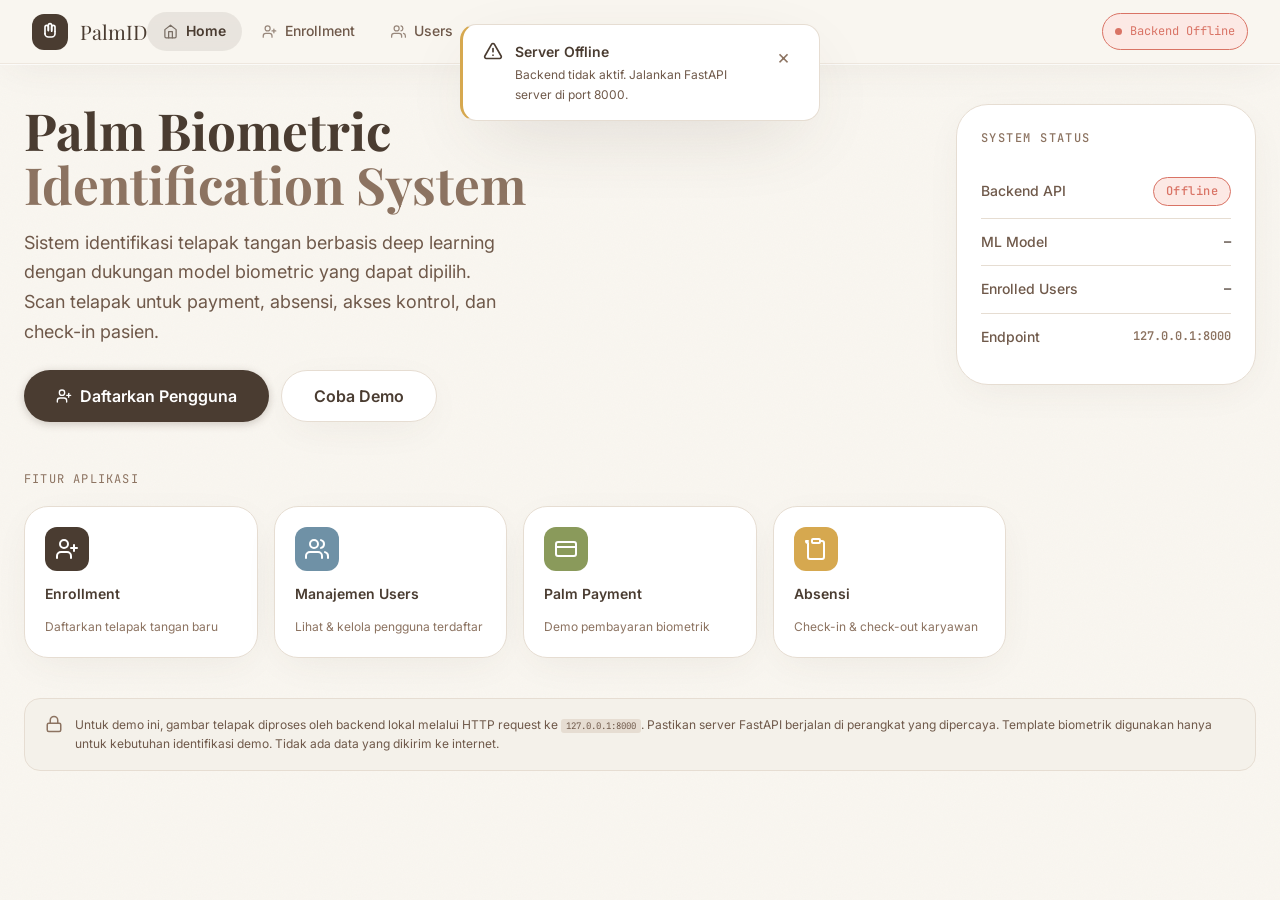
<file: app/frontend/index.html>
<!doctype html>
<html lang="id">
  <head>
    <meta charset="UTF-8" />
    <meta name="viewport" content="width=device-width, initial-scale=1.0" />
    <title>PalmID — Palm Biometric App</title>

    <link rel="preconnect" href="https://fonts.googleapis.com" />
    <link rel="preconnect" href="https://fonts.gstatic.com" crossorigin />
    <link
      href="https://fonts.googleapis.com/css2?family=Playfair+Display:wght@700&family=Inter:wght@400;500;600&family=JetBrains+Mono:wght@500&display=swap"
      rel="stylesheet"
    />

    <link rel="stylesheet" href="css/base.css" />
    <link rel="stylesheet" href="css/layout.css" />
    <link rel="stylesheet" href="css/components.css" />
    <link rel="stylesheet" href="css/ux.css" />

    <style>
      /* ── Home-specific styles ── */
      .hero-section {
        display: grid;
        grid-template-columns: 1fr auto;
        gap: var(--space-12);
        align-items: start;
        margin-bottom: var(--space-12);
      }

      @media (max-width: 900px) {
        .hero-section {
          grid-template-columns: 1fr;
        }
        .hero-status-panel {
          order: -1;
        }
      }

      .hero-eyebrow {
        display: flex;
        align-items: center;
        gap: var(--space-2);
        margin-bottom: var(--space-4);
      }

      .hero-eyebrow-badge {
        background: var(--color-matcha-soft);
        border: 1px solid var(--color-matcha);
        color: var(--color-matcha);
        padding: var(--space-1) var(--space-3);
        border-radius: var(--radius-full);
        font-family: var(--font-mono);
        font-size: var(--text-xs);
      }

      .hero-title {
        font-size: clamp(2rem, 4vw, var(--text-display));
        line-height: 1.05;
        margin-bottom: var(--space-4);
      }

      .hero-title em {
        font-style: normal;
        color: var(--color-coffee-light);
      }

      .hero-subtitle {
        font-size: var(--text-body-lg);
        color: var(--color-coffee-soft);
        max-width: 480px;
        margin-bottom: var(--space-6);
      }

      /* Status panel */
      .hero-status-panel {
        width: 300px;
        flex-shrink: 0;
      }

      @media (max-width: 900px) {
        .hero-status-panel {
          width: 100%;
          max-width: 400px;
        }
      }

      /* Quick actions */
      .section-label {
        font-family: var(--font-mono);
        font-size: var(--text-xs);
        letter-spacing: 0.1em;
        text-transform: uppercase;
        color: var(--color-coffee-light);
        margin-bottom: var(--space-4);
      }

      .quick-action-icon--enroll {
        background: var(--color-coffee);
        color: white;
      }
      .quick-action-icon--users {
        background: var(--color-sky-muted);
        color: white;
      }
      .quick-action-icon--payment {
        background: var(--color-matcha);
        color: white;
      }
      .quick-action-icon--attend {
        background: var(--color-honey);
        color: white;
      }
      .quick-action-icon--access {
        background: var(--color-coffee-soft);
        color: white;
      }
      .quick-action-icon--patient {
        background: var(--color-coral);
        color: white;
      }

      /* Privacy notice */
      .privacy-notice {
        display: flex;
        gap: var(--space-3);
        padding: var(--space-4) var(--space-5);
        background: var(--color-log-bg);
        border-radius: var(--radius-lg);
        border: 1px solid var(--color-border);
        font-size: var(--text-xs);
        color: var(--color-coffee-light);
        line-height: 1.6;
      }

      .privacy-notice-icon {
        font-size: 1rem;
        flex-shrink: 0;
      }
    </style>
  </head>

  <body class="app-body">
    <!-- Navbar -->
    <header class="app-navbar" role="banner"></header>

    <!-- Main -->
    <main class="app-main" id="main-content">
      <div class="container-xl">
        <!-- Hero Section -->
        <section class="hero-section" aria-labelledby="hero-title">
          <div class="hero-content">
            <h1 class="hero-title" id="hero-title">
              Palm Biometric<br />
              <em>Identification System</em>
            </h1>
            <p class="hero-subtitle">
              Sistem identifikasi telapak tangan berbasis deep learning dengan dukungan
              model biometric yang dapat dipilih. Scan telapak untuk payment, absensi,
              akses kontrol, dan check-in pasien.
            </p>

            <div class="page-header-actions">
              <a href="enroll.html" class="btn btn--primary btn--lg">
                <svg
                  width="18"
                  height="18"
                  viewBox="0 0 24 24"
                  fill="none"
                  stroke="currentColor"
                  stroke-width="2"
                  stroke-linecap="round"
                  stroke-linejoin="round"
                >
                  <path d="M16 21v-2a4 4 0 0 0-4-4H6a4 4 0 0 0-4 4v2" />
                  <circle cx="9" cy="7" r="4" />
                  <line x1="19" y1="8" x2="19" y2="14" />
                  <line x1="22" y1="11" x2="16" y2="11" />
                </svg>
                Daftarkan Pengguna
              </a>
              <a href="demo/payment.html" class="btn btn--secondary btn--lg">
                Coba Demo
              </a>
            </div>
          </div>

          <!-- Backend Status Card -->
          <aside class="hero-status-panel" aria-label="Backend status">
            <div class="surface-card">
              <p class="eyebrow" style="margin-bottom: var(--space-4)">
                SYSTEM STATUS
              </p>
              <div id="status-rows">
                <div class="status-row">
                  <span class="status-row-label">Backend API</span>
                  <span class="status-row-value" id="api-status">
                    <span class="badge badge--processing">
                      <span class="status-dot status-dot--pulse"></span>
                      Checking...
                    </span>
                  </span>
                </div>
                <div class="status-row">
                  <span class="status-row-label">ML Model</span>
                  <span class="status-row-value" id="model-status">—</span>
                </div>
                <div class="status-row">
                  <span class="status-row-label">Enrolled Users</span>
                  <span class="status-row-value" id="enrolled-count">—</span>
                </div>
                <div class="status-row">
                  <span class="status-row-label">Endpoint</span>
                  <span
                    class="status-row-value"
                    style="color: var(--color-coffee-light)"
                    >127.0.0.1:8000</span
                  >
                </div>
              </div>
            </div>
          </aside>
        </section>

        <!-- Quick Actions -->
        <section aria-labelledby="actions-label">
          <p class="section-label" id="actions-label">FITUR APLIKASI</p>
          <div class="quick-actions-grid">
            <a href="enroll.html" class="quick-action">
              <div class="quick-action-icon quick-action-icon--enroll">
                <svg width="24" height="24" viewBox="0 0 24 24" fill="none" stroke="currentColor" stroke-width="2" stroke-linecap="round" stroke-linejoin="round"><path d="M16 21v-2a4 4 0 0 0-4-4H6a4 4 0 0 0-4 4v2"/><circle cx="9" cy="7" r="4"/><line x1="19" y1="8" x2="19" y2="14"/><line x1="22" y1="11" x2="16" y2="11"/></svg>
              </div>
              <div class="quick-action-title">Enrollment</div>
              <div class="quick-action-desc">Daftarkan telapak tangan baru</div>
            </a>

            <a href="users.html" class="quick-action">
              <div class="quick-action-icon quick-action-icon--users">
                <svg width="24" height="24" viewBox="0 0 24 24" fill="none" stroke="currentColor" stroke-width="2" stroke-linecap="round" stroke-linejoin="round"><path d="M17 21v-2a4 4 0 0 0-4-4H5a4 4 0 0 0-4 4v2"/><circle cx="9" cy="7" r="4"/><path d="M23 21v-2a4 4 0 0 0-3-3.87"/><path d="M16 3.13a4 4 0 0 1 0 7.75"/></svg>
              </div>
              <div class="quick-action-title">Manajemen Users</div>
              <div class="quick-action-desc">
                Lihat & kelola pengguna terdaftar
              </div>
            </a>

            <a href="demo/payment.html" class="quick-action">
              <div class="quick-action-icon quick-action-icon--payment">
                <svg width="24" height="24" viewBox="0 0 24 24" fill="none" stroke="currentColor" stroke-width="2" stroke-linecap="round" stroke-linejoin="round"><rect width="20" height="14" x="2" y="5" rx="2"/><line x1="2" y1="10" x2="22" y2="10"/></svg>
              </div>
              <div class="quick-action-title">Palm Payment</div>
              <div class="quick-action-desc">Demo pembayaran biometrik</div>
            </a>

            <a href="demo/attendance.html" class="quick-action">
              <div class="quick-action-icon quick-action-icon--attend">
                <svg width="24" height="24" viewBox="0 0 24 24" fill="none" stroke="currentColor" stroke-width="2" stroke-linecap="round" stroke-linejoin="round"><rect width="8" height="4" x="8" y="2" rx="1" ry="1"/><path d="M16 4h2a2 2 0 0 1 2 2v14a2 2 0 0 1-2 2H6a2 2 0 0 1-2-2V6a2 2 0 0 1-2-2h2"/></svg>
              </div>
              <div class="quick-action-title">Absensi</div>
              <div class="quick-action-desc">Check-in & check-out karyawan</div>
            </a>

          </div>
        </section>

        <!-- Privacy Notice -->
        <section style="margin-top: var(--space-10)">
          <div class="privacy-notice" role="note">
            <span class="privacy-notice-icon">
              <svg width="18" height="18" viewBox="0 0 24 24" fill="none" stroke="currentColor" stroke-width="2" stroke-linecap="round" stroke-linejoin="round"><rect width="18" height="11" x="3" y="11" rx="2" ry="2"/><path d="M7 11V7a5 5 0 0 1 10 0v4"/></svg>
            </span>
            <p>
              Untuk demo ini, gambar telapak diproses oleh backend lokal melalui
              HTTP request ke
              <code
                style="
                  font-family: var(--font-mono);
                  font-size: 0.75em;
                  background: var(--color-border);
                  padding: 1px 5px;
                  border-radius: 3px;
                "
                >127.0.0.1:8000</code
              >. Pastikan server FastAPI berjalan di perangkat yang dipercaya.
              Template biometrik digunakan hanya untuk kebutuhan identifikasi
              demo. Tidak ada data yang dikirim ke internet.
            </p>
          </div>
        </section>
      </div>
    </main>

    <!-- Toast container -->
    <div id="toast-container" aria-live="polite" aria-atomic="false"></div>

    <script type="module">
      import { mountNavbar } from "./js/components/navbar.js";
      import { checkHealth } from "./js/api/client.js";
      import { getUsers } from "./js/api/users.js";
      import { toast } from "./js/components/toast.js";

      // Initialize components
      mountNavbar();

      async function updateStatus() {
        try {
          const { online, data } = await checkHealth();

          const apiStatusEl = document.getElementById("api-status");
          const modelStatusEl = document.getElementById("model-status");
          const enrolledEl = document.getElementById("enrolled-count");

          if (!apiStatusEl || !modelStatusEl || !enrolledEl) return;

          if (online) {
            apiStatusEl.innerHTML = `<span class="badge badge--identified"><span class="status-dot status-dot--pulse"></span> Online</span>`;
            modelStatusEl.innerHTML = data?.model_loaded
              ? `<span class="badge badge--identified">Loaded</span>`
              : `<span class="badge badge--unknown">Not Loaded</span>`;
            enrolledEl.textContent = data?.cached_users ?? "—";

            // Also get enrolled user count from /users
            try {
              const users = await getUsers();
              enrolledEl.textContent = users.length + " pengguna";
            } catch (_) {}
          } else {
            apiStatusEl.innerHTML = `<span class="badge badge--error">Offline</span>`;
            modelStatusEl.textContent = "—";
            enrolledEl.textContent = "—";
            toast.warning(
              "Backend tidak aktif. Jalankan FastAPI server di port 8000.",
              "Server Offline",
            );
          }
        } catch (err) {
          console.error("Status update failed:", err);
        }
      }

      updateStatus();
    </script>
  </body>
</html>
</file>
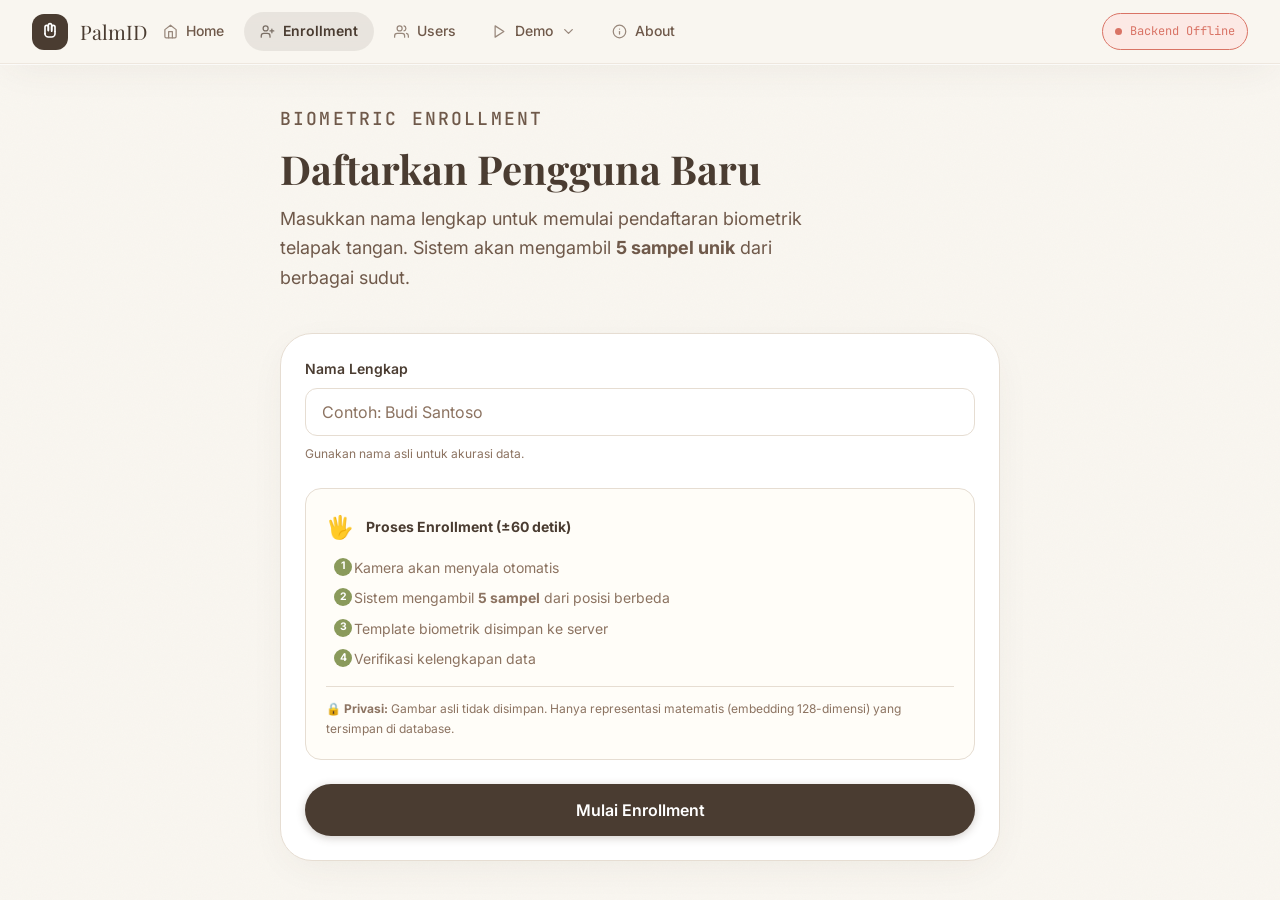
<file: app/frontend/enroll.html>
<!doctype html>
<html lang="id">
  <head>
    <meta charset="UTF-8" />
    <meta name="viewport" content="width=device-width, initial-scale=1.0" />
    <title>Enrollment — PalmID</title>
    <meta name="description" content="Daftarkan pengguna baru dengan biometrik telapak tangan. Sistem akan mengambil 5 sampel unik untuk akurasi terbaik." />

    <link rel="preconnect" href="https://fonts.googleapis.com" />
    <link rel="preconnect" href="https://fonts.gstatic.com" crossorigin />
    <link
      href="https://fonts.googleapis.com/css2?family=Playfair+Display:wght@700&family=Inter:wght@400;500;600&family=JetBrains+Mono:wght@500&display=swap"
      rel="stylesheet"
    />

    <link rel="stylesheet" href="css/base.css" />
    <link rel="stylesheet" href="css/layout.css" />
    <link rel="stylesheet" href="css/components.css" />
    <link rel="stylesheet" href="css/ux.css" />
    <link rel="stylesheet" href="css/pages/enroll.css" />
  </head>

  <body class="app-body">
    <!-- Navbar -->
    <header class="app-navbar" role="banner"></header>

    <!-- Main -->
    <main class="app-main">
      <div class="container-sm">

        <!-- ══════════════════════════════════════════════ -->
        <!-- Step 1: Input Nama                           -->
        <!-- ══════════════════════════════════════════════ -->
        <section
          id="step-name"
          class="enroll-step"
          aria-labelledby="title-name"
        >
          <div class="page-header">
            <p class="eyebrow">BIOMETRIC ENROLLMENT</p>
            <h1 id="title-name">Daftarkan Pengguna Baru</h1>
            <p>
              Masukkan nama lengkap untuk memulai pendaftaran biometrik telapak
              tangan. Sistem akan mengambil <strong>5 sampel unik</strong> dari berbagai sudut.
            </p>
          </div>

          <form id="form-name" class="surface-card">
            <div class="form-group">
              <label for="input-name">Nama Lengkap</label>
              <input
                type="text"
                id="input-name"
                class="input"
                placeholder="Contoh: Budi Santoso"
                autocomplete="off"
                required
                minlength="2"
                maxlength="80"
              />
              <p class="form-hint">Gunakan nama asli untuk akurasi data.</p>
            </div>

            <!-- Enrollment Info Card -->
            <div class="enroll-info-card">
              <div class="enroll-info-card__header">
                <span class="enroll-info-card__icon">🖐</span>
                <strong>Proses Enrollment (±60 detik)</strong>
              </div>
              <ol class="enroll-info-card__steps">
                <li>Kamera akan menyala otomatis</li>
                <li>Sistem mengambil <strong>5 sampel</strong> dari posisi berbeda</li>
                <li>Template biometrik disimpan ke server</li>
                <li>Verifikasi kelengkapan data</li>
              </ol>
              <p class="enroll-info-card__privacy">
                🔒 <strong>Privasi:</strong> Gambar asli tidak disimpan. Hanya representasi matematis (embedding 128-dimensi) yang tersimpan di database.
              </p>
            </div>

            <button
              type="submit"
              id="btn-to-capture"
              class="btn btn--primary btn--full btn--lg"
            >
              Mulai Enrollment
            </button>
          </form>
        </section>

        <!-- ══════════════════════════════════════════════ -->
        <!-- Step 2: Capture Samples                      -->
        <!-- ══════════════════════════════════════════════ -->
        <section
          id="step-capture"
          class="enroll-step hidden"
          aria-labelledby="title-capture"
        >
          <div class="page-header">
            <p class="eyebrow" id="capture-eyebrow">STAGE 2 — SAMPLE 1 / 5</p>
            <h1 id="title-capture">Ambil Sampel Telapak</h1>
            <p id="capture-subtitle">
              Tunjukkan telapak tangan ke kamera. Sistem akan mengambil 5 sampel dari posisi berbeda secara otomatis.
            </p>
          </div>

          <div class="scanner-layout">
            <!-- ── Scanner Column ─────────────────────── -->
            <div>
              <!-- Pose Guide Bar -->
              <div class="pose-guide" id="pose-guide" aria-live="polite">
                <div class="pose-guide__poses">
                  <div class="pose-item pose-item--active" data-pose="0">
                    <div class="pose-item__icon">🖐</div>
                    <div class="pose-item__label">Lurus</div>
                  </div>
                  <div class="pose-item" data-pose="1">
                    <div class="pose-item__icon">↙</div>
                    <div class="pose-item__label">Kiri</div>
                  </div>
                  <div class="pose-item" data-pose="2">
                    <div class="pose-item__icon">↗</div>
                    <div class="pose-item__label">Kanan</div>
                  </div>
                  <div class="pose-item" data-pose="3">
                    <div class="pose-item__icon">⬆</div>
                    <div class="pose-item__label">Dekat</div>
                  </div>
                  <div class="pose-item" data-pose="4">
                    <div class="pose-item__icon">⬇</div>
                    <div class="pose-item__label">Jauh</div>
                  </div>
                </div>
              </div>

              <!-- Scanner Component -->
              <div class="scanner" id="scanner-container">
                <video
                  id="enroll-video"
                  autoplay
                  muted
                  playsinline
                  aria-label="Preview kamera untuk pendaftaran telapak tangan"
                ></video>

                <!-- Target Bracket -->
                <div class="scanner__target" id="scanner-target">
                  <svg viewBox="0 0 220 220" fill="none">
                    <path d="M40 2H22C10.9543 2 2 10.9543 2 22V40" stroke="currentColor" stroke-width="4" stroke-linecap="round"/>
                    <path d="M180 2H198C209.046 2 218 10.9543 218 22V40" stroke="currentColor" stroke-width="4" stroke-linecap="round"/>
                    <path d="M40 218H22C10.9543 218 2 209.046 2 198V180" stroke="currentColor" stroke-width="4" stroke-linecap="round"/>
                    <path d="M180 218H198C209.046 218 218 209.046 218 198V180" stroke="currentColor" stroke-width="4" stroke-linecap="round"/>
                  </svg>
                </div>

                <!-- Scan Line -->
                <div class="scanner__scanline hidden" id="scanline"></div>

                <!-- Sample Number Badge (on scanner) -->
                <div class="scanner__sample-badge" id="scanner-sample-badge" aria-live="polite">
                  <span id="scanner-sample-num">1</span>/5
                </div>

                <!-- Hint Overlay -->
                <div
                  class="scanner__hint"
                  id="scanner-hint"
                  role="status"
                  aria-live="polite"
                >
                  Menghidupkan kamera...
                </div>

                <!-- Loading Overlay -->
                <div class="scanner__processing hidden" id="scanner-loading">
                  <div class="spinner"></div>
                  <div class="scanner__processing-label" id="scanner-loading-label">Memeriksa...</div>
                </div>

                <!-- Quality Hint (error feedback in scanner) -->
                <div class="capture-quality-hint hidden" id="capture-quality-hint" role="alert" aria-live="assertive"></div>
              </div>
            </div>

            <!-- ── Progress Panel Column ──────────────── -->
            <div class="enroll-panel">
              <!-- Progress Header -->
              <div class="enroll-panel__header">
                <h3>Progres Sampel</h3>
                <span class="badge badge--scanning" id="sample-count-badge">0 / 5</span>
              </div>

              <!-- Step Dots (connector) -->
              <div class="progress-stepper" role="progressbar" aria-valuemin="0" aria-valuemax="5" aria-valuenow="0" id="sample-stepper-wrapper">
                <div class="step-dot" data-step="1"></div>
                <div class="step-dot" data-step="2"></div>
                <div class="step-dot" data-step="3"></div>
                <div class="step-dot" data-step="4"></div>
                <div class="step-dot" data-step="5"></div>
              </div>

              <!-- Sample Thumbnail Grid -->
              <div class="sample-grid" id="sample-grid" aria-label="Pratinjau sampel yang berhasil diambil">
                <div class="sample-slot" data-slot="0" id="sample-slot-0">
                  <div class="sample-slot__number">1</div>
                  <div class="sample-slot__icon">🖐</div>
                </div>
                <div class="sample-slot" data-slot="1" id="sample-slot-1">
                  <div class="sample-slot__number">2</div>
                  <div class="sample-slot__icon">↙</div>
                </div>
                <div class="sample-slot" data-slot="2" id="sample-slot-2">
                  <div class="sample-slot__number">3</div>
                  <div class="sample-slot__icon">↗</div>
                </div>
                <div class="sample-slot" data-slot="3" id="sample-slot-3">
                  <div class="sample-slot__number">4</div>
                  <div class="sample-slot__icon">⬆</div>
                </div>
                <div class="sample-slot" data-slot="4" id="sample-slot-4">
                  <div class="sample-slot__number">5</div>
                  <div class="sample-slot__icon">⬇</div>
                </div>
              </div>

              <!-- Current Pose Instruction -->
              <div class="pose-instruction" id="pose-instruction">
                <div class="pose-instruction__icon" id="pose-instruction-icon">🖐</div>
                <div>
                  <div class="pose-instruction__label">Posisi saat ini</div>
                  <div class="pose-instruction__text" id="pose-instruction-text">Tahan telapak lurus tegak di depan kamera</div>
                </div>
              </div>

              <!-- Status text -->
              <p class="text-sm enroll-panel__status" id="capture-status">
                Tahan tangan tetap stabil saat sistem mengambil gambar.
              </p>

              <!-- Cancel button -->
              <button id="btn-cancel-capture" class="btn btn--secondary btn--full" style="margin-top: var(--space-4);">
                Batalkan Enrollment
              </button>
            </div>
          </div>
        </section>

        <!-- ══════════════════════════════════════════════ -->
        <!-- Step 3: Verifikasi & Upload ke DB            -->
        <!-- ══════════════════════════════════════════════ -->
        <section id="step-verifying" class="enroll-step hidden text-center">
          <div class="page-header">
            <p class="eyebrow">STAGE 3 — MENYIMPAN DATA</p>
            <h1 id="verifying-title">Menyimpan Template...</h1>
            <p>
              Sistem sedang mengunggah dan memvalidasi 5 template biometrik ke database. Mohon jangan tutup halaman ini.
            </p>
          </div>

          <div class="surface-card verify-card">
            <!-- Progress Bar -->
            <div class="verify-bar-wrap">
              <div class="verify-bar-track">
                <div id="verify-progress-fill" class="verify-bar-fill"></div>
              </div>
              <div class="verify-bar-labels">
                <span id="verify-status-msg" class="text-sm">Mempersiapkan...</span>
                <span id="verify-pct" class="text-sm font-semibold text-mono">0%</span>
              </div>
            </div>

            <!-- Steps List -->
            <div id="verify-steps-list" role="list" class="verify-steps-list">
              <!-- populated by JS -->
            </div>
          </div>
        </section>

        <!-- ══════════════════════════════════════════════ -->
        <!-- Step 4: Profil & Saldo Awal                  -->
        <!-- ══════════════════════════════════════════════ -->
        <section id="step-profile" class="enroll-step hidden text-center" aria-labelledby="profile-title">
          <div class="page-header">
            <p class="eyebrow">STAGE 4 — DATA DIRI</p>
            <h1 id="profile-title">Lengkapi Profil</h1>
            <p>
              Template biometrik berhasil diverifikasi. Silakan lengkapi data diri dan saldo awal untuk mengaktifkan kantin pintar.
            </p>
          </div>

          <form id="form-profile" class="surface-card" style="text-align: left;">
            <div class="form-group">
              <label for="input-nik">NIM / NIK / ID</label>
              <input type="text" id="input-nik" class="input" placeholder="Misal: 12345678" required />
            </div>
            <div class="form-group">
              <label for="input-kelas">Kelas / Jabatan</label>
              <input type="text" id="input-kelas" class="input" placeholder="Misal: Kelas 10A" required />
            </div>
            <div class="form-group">
              <label for="input-balance">Saldo Awal (Rp)</label>
              <input type="number" id="input-balance" class="input" placeholder="0" min="0" required />
            </div>
            
            <button type="submit" id="btn-submit-profile" class="btn btn--primary btn--full btn--lg" style="margin-top: var(--space-6);">
              Simpan & Selesai
            </button>
          </form>
        </section>

        <!-- ══════════════════════════════════════════════ -->
        <!-- Step 5: Sukses                               -->
        <!-- ══════════════════════════════════════════════ -->
        <section id="step-success" class="enroll-step hidden text-center">
          <div class="surface-card success-card">
            <!-- Success Icon -->
            <div class="status-icon status-icon--success" style="margin: 0 auto var(--space-6);">
              <svg width="32" height="32" viewBox="0 0 24 24" fill="none" stroke="currentColor" stroke-width="3" stroke-linecap="round" stroke-linejoin="round">
                <path d="M22 11.08V12a10 10 0 1 1-5.93-9.14"/>
                <polyline points="22 4 12 14.01 9 11.01"/>
              </svg>
            </div>

            <p class="eyebrow" style="margin-bottom:var(--space-2)">ENROLLMENT BERHASIL</p>
            <h1 style="margin-bottom: var(--space-2);">Selamat Datang!</h1>
            <p class="text-body-lg" style="margin-bottom: var(--space-4);">
              <strong id="success-name">User</strong> telah terdaftar di sistem biometrik PalmID.
            </p>

            <!-- Template Count Badge -->
            <div class="success-meta">
              <div class="success-meta__item">
                <span class="success-meta__icon">🗂</span>
                <span id="success-template-count" class="success-meta__value">5 template tersimpan</span>
              </div>
              <div class="success-meta__item">
                <span class="success-meta__icon">✅</span>
                <span class="success-meta__value">Siap untuk identifikasi</span>
              </div>
            </div>

            <!-- Thumbnail review strip -->
            <div class="success-thumbs" id="success-thumbs" aria-label="Pratinjau 5 sampel yang berhasil disimpan">
              <!-- filled by JS -->
            </div>

            <!-- Actions -->
            <div class="flex flex-col gap-4" style="max-width: 300px; margin: var(--space-8) auto 0;">
              <button id="btn-success-done" class="btn btn--primary btn--lg btn--full">
                Selesai &amp; Kembali ke Dashboard
              </button>
              <button id="btn-success-enroll-another" class="btn btn--secondary btn--full">
                Daftarkan Pengguna Lain
              </button>
            </div>
          </div>
        </section>

      </div>
    </main>

    <!-- Toast container -->
    <div id="toast-container"></div>

    <script type="module" src="js/pages/enroll.js"></script>
  </body>
</html>
</file>
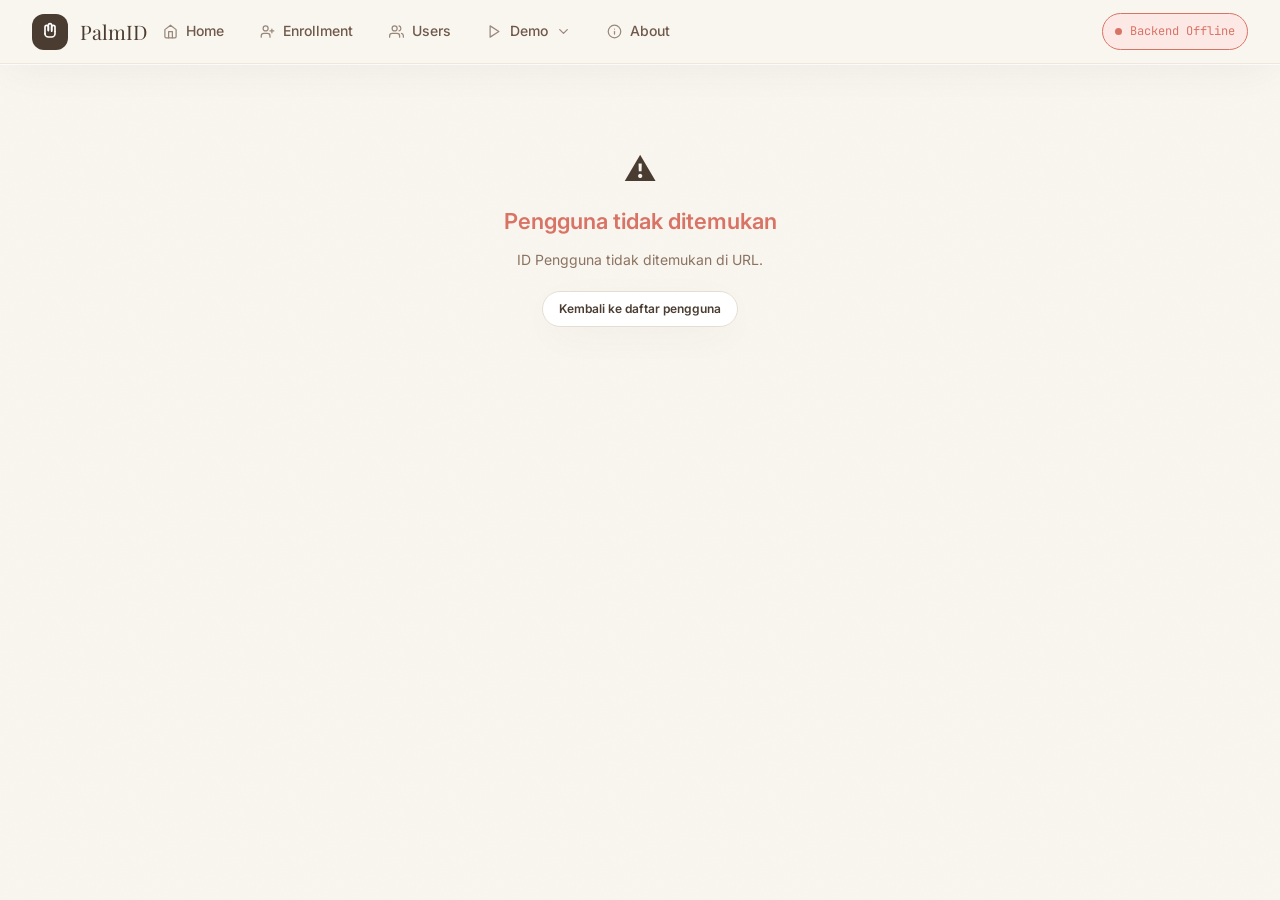
<file: app/frontend/user-detail.html>
<!doctype html>
<html lang="id">
  <head>
    <meta charset="UTF-8" />
    <meta name="viewport" content="width=device-width, initial-scale=1.0" />
    <title>User Detail — PalmID</title>

    <link rel="preconnect" href="https://fonts.googleapis.com" />
    <link rel="preconnect" href="https://fonts.gstatic.com" crossorigin />
    <link
      href="https://fonts.googleapis.com/css2?family=Playfair+Display:wght@700&family=Inter:wght@400;500;600&family=JetBrains+Mono:wght@500&display=swap"
      rel="stylesheet"
    />

    <link rel="stylesheet" href="css/base.css" />
    <link rel="stylesheet" href="css/layout.css" />
    <link rel="stylesheet" href="css/components.css" />
    <link rel="stylesheet" href="css/ux.css" />
    <link rel="stylesheet" href="css/pages/users.css" />
  </head>

  <body class="app-body">
    <!-- Navbar -->
    <header class="app-navbar" role="banner"></header>

    <!-- Main -->
    <main class="app-main">
      <div class="container-md">
        <div class="page-header">
          <a
            href="users.html"
            class="btn btn--ghost btn--sm"
            style="margin-bottom: var(--space-4)"
          >
            ← Kembali ke Daftar
          </a>
          <div class="flex justify-between items-end">
            <div>
              <p class="eyebrow">USER PROFILE</p>
              <h1 id="user-name-title">Memuat...</h1>
              <p id="user-id-subtitle">ID: #—</p>
            </div>
            <div class="page-header-actions" style="margin-top: 0">
              <button id="btn-delete-user" class="btn btn--danger">
                Hapus Pengguna
              </button>
            </div>
          </div>
        </div>

        <div class="demo-grid">
          <!-- Info Side -->
          <div class="flex flex-col gap-6">
            <section class="surface-card">
              <h3 style="margin-bottom: var(--space-4)">Metadata Biometrik</h3>
              <div class="status-row">
                <span class="status-row-label">Jumlah Template</span>
                <span class="status-row-value" id="template-count">—</span>
              </div>
              <div class="status-row">
                <span class="status-row-label">Tanggal Terdaftar</span>
                <span class="status-row-value" id="enrolled-date">—</span>
              </div>
              <div class="status-row">
                <span class="status-row-label">Status Template</span>
                <span class="status-row-value" id="template-status">
                  <span class="badge badge--processing">Checking...</span>
                </span>
              </div>
            </section>

            <section class="surface-card">
              <h3 style="margin-bottom: var(--space-4)">Data Diri & Saldo</h3>
              <div class="status-row">
                <span class="status-row-label">NIM / NIK / ID</span>
                <span class="status-row-value" id="profile-nik">—</span>
              </div>
              <div class="status-row">
                <span class="status-row-label">Kelas / Jabatan</span>
                <span class="status-row-value" id="profile-kelas">—</span>
              </div>
              <div class="status-row">
                <span class="status-row-label">Saldo Wallet</span>
                <span class="status-row-value" id="wallet-balance">—</span>
              </div>
            </section>

            <section class="surface-card">
              <h3 style="margin-bottom: var(--space-4)">Aktivitas Terakhir</h3>
              <div id="activity-log" class="text-xs flex flex-col gap-2">
                <p class="text-muted">Tidak ada aktivitas terbaru.</p>
              </div>
            </section>
          </div>

          <!-- Test Side -->
          <section class="flex flex-col gap-6">
            <div class="scanner" id="scanner-container">
              <video id="scanner-video" autoplay muted playsinline></video>

              <!-- Palm bounding box overlay -->
              <svg
                id="palm-box-layer"
                class="palm-box-layer"
                viewBox="0 0 100 100"
                preserveAspectRatio="none"
                aria-hidden="true"
              ></svg>

              <div class="scanner__target">
                <svg viewBox="0 0 220 220" fill="none">
                  <path
                    d="M40 2H22C10.9543 2 2 10.9543 2 22V40"
                    stroke="currentColor"
                    stroke-width="4"
                    stroke-linecap="round"
                  />
                  <path
                    d="M180 2H198C209.046 2 218 10.9543 218 22V40"
                    stroke="currentColor"
                    stroke-width="4"
                    stroke-linecap="round"
                  />
                  <path
                    d="M40 218H22C10.9543 218 2 209.046 2 198V180"
                    stroke="currentColor"
                    stroke-width="4"
                    stroke-linecap="round"
                  />
                  <path
                    d="M180 218H198C209.046 218 218 209.046 218 198V180"
                    stroke="currentColor"
                    stroke-width="4"
                    stroke-linecap="round"
                  />
                </svg>
              </div>

              <div class="scanner__scanline"></div>
              <div class="scanner__hint" id="scanner-hint">
                Klik tombol untuk tes scan
              </div>
              <div class="scanner__processing"><div class="spinner"></div></div>
              <div class="scanner__result" id="scanner-result"></div>

              <div class="scanner__placeholder" id="scanner-placeholder">
                <span style="font-size: 3rem; opacity: 0.5">🖐</span>
                <p>Tes identifikasi untuk user ini</p>
              </div>
            </div>

            <button
              id="btn-test-scan"
              class="btn btn--primary btn--full btn--lg"
            >
              Tes Identifikasi Telapak
            </button>
          </section>
        </div>
      </div>
    </main>

    <!-- Confirmation Modal -->
    <div id="confirm-modal" class="modal-backdrop hidden"></div>

    <!-- Toast container -->
    <div id="toast-container"></div>

    <script type="module" src="js/pages/user-detail.js"></script>
  </body>
</html>
</file>
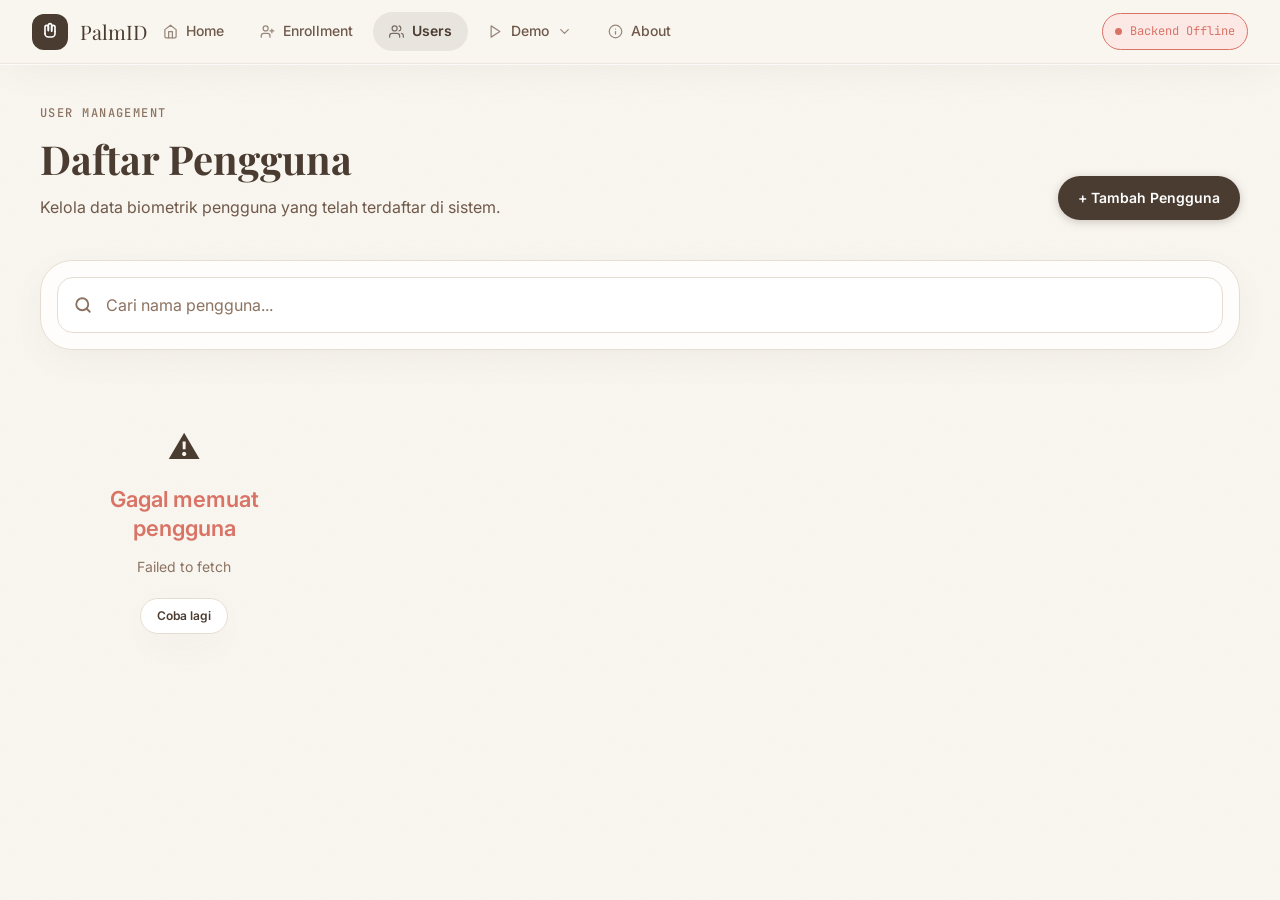
<file: app/frontend/users.html>
<!doctype html>
<html lang="id">
  <head>
    <meta charset="UTF-8" />
    <meta name="viewport" content="width=device-width, initial-scale=1.0" />
    <title>Users — PalmID</title>

    <link rel="preconnect" href="https://fonts.googleapis.com" />
    <link rel="preconnect" href="https://fonts.gstatic.com" crossorigin />
    <link
      href="https://fonts.googleapis.com/css2?family=Playfair+Display:wght@700&family=Inter:wght@400;500;600&family=JetBrains+Mono:wght@500&display=swap"
      rel="stylesheet"
    />

    <link rel="stylesheet" href="css/base.css" />
    <link rel="stylesheet" href="css/layout.css" />
    <link rel="stylesheet" href="css/components.css" />
    <link rel="stylesheet" href="css/ux.css" />
    <link rel="stylesheet" href="css/pages/users.css" />
  </head>

  <body class="app-body">
    <!-- Navbar -->
    <header class="app-navbar" role="banner"></header>

    <!-- Main -->
    <main class="app-main">
      <div class="container-lg users-page">
        <div
          class="page-header"
          style="
            display: flex;
            justify-content: space-between;
            align-items: flex-end;
          "
        >
          <div>
            <p class="eyebrow">USER MANAGEMENT</p>
            <h1>Daftar Pengguna</h1>
            <p>
              Kelola data biometrik pengguna yang telah terdaftar di sistem.
            </p>
          </div>
          <div class="page-header-actions" style="margin-top: 0">
            <a href="enroll.html" class="btn btn--primary">
              + Tambah Pengguna
            </a>
          </div>
        </div>

        <!-- Search & Filter -->
        <section class="users-toolbar-card" aria-label="Pencarian pengguna">
          <label for="user-search" class="sr-only">Cari nama pengguna</label>
          <div class="search-wrap">
            <span class="search-icon" aria-hidden="true">
              <svg width="18" height="18" viewBox="0 0 24 24" fill="none" stroke="currentColor" stroke-width="2.5" stroke-linecap="round" stroke-linejoin="round"><circle cx="11" cy="11" r="8"/><path d="m21 21-4.3-4.3"/></svg>
            </span>
            <input
              type="search"
              id="user-search"
              class="input input--search"
              placeholder="Cari nama pengguna..."
              autocomplete="off"
            />
          </div>
        </section>

        <!-- Users Grid -->
        <div id="users-grid" class="users-grid">
          <!-- Skeletons while loading -->
          <div class="skeleton-card"></div>
          <div class="skeleton-card"></div>
          <div class="skeleton-card"></div>
          <div class="skeleton-card"></div>
        </div>

        <!-- Empty State -->
        <div id="empty-state" class="empty-state hidden">
          <div class="empty-state-icon">
            <svg width="64" height="64" viewBox="0 0 24 24" fill="none" stroke="currentColor" stroke-width="1.5" stroke-linecap="round" stroke-linejoin="round"><path d="M16 21v-2a4 4 0 0 0-4-4H6a4 4 0 0 0-4 4v2"/><circle cx="9" cy="7" r="4"/><path d="M22 21v-2a4 4 0 0 0-3-3.87"/><path d="M16 3.13a4 4 0 0 1 0 7.75"/></svg>
          </div>
          <h3>Belum ada pengguna</h3>
          <p>
            Silakan daftarkan pengguna baru untuk mulai menggunakan sistem
            identifikasi telapak tangan.
          </p>
          <a
            href="enroll.html"
            class="btn btn--primary"
            style="margin-top: var(--space-4)"
            >Mulai Enrollment</a
          >
        </div>
      </div>
    </main>

    <!-- Toast container -->
    <div id="toast-container"></div>

    <script type="module" src="js/pages/users.js"></script>
  </body>
</html>
</file>
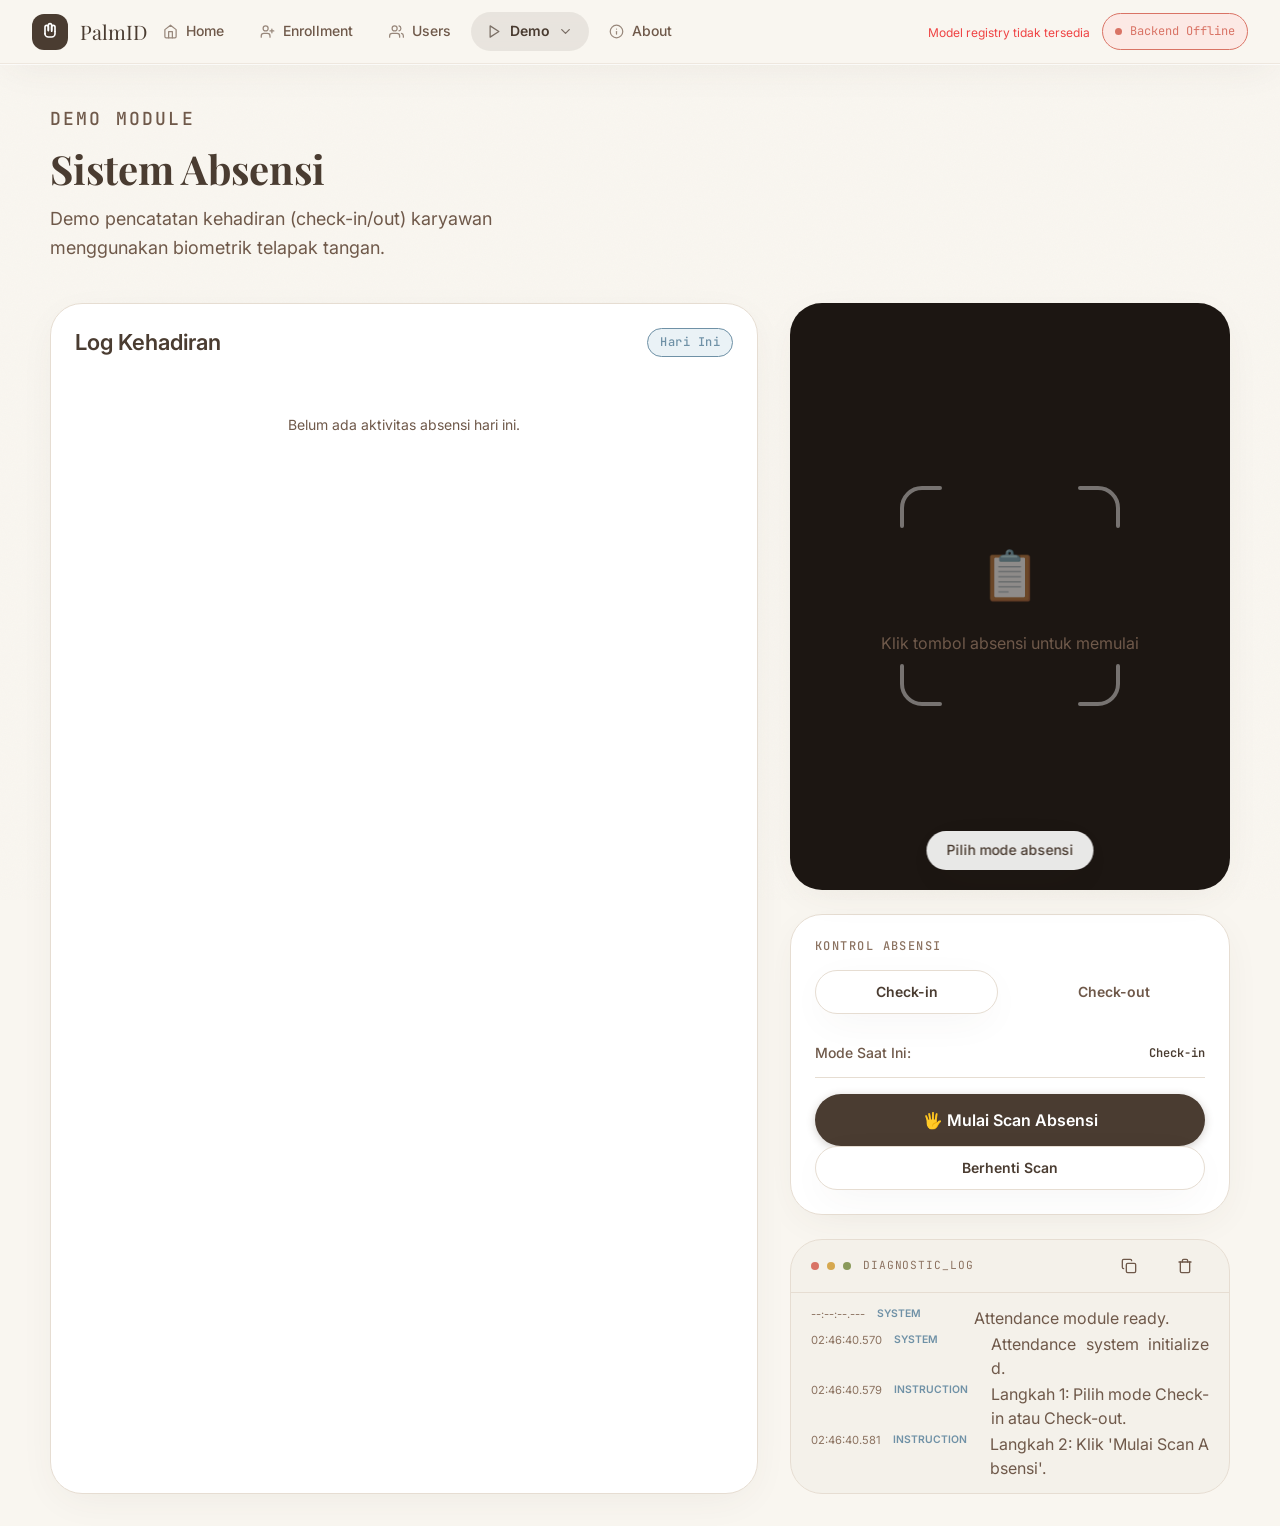
<file: app/frontend/demo/attendance.html>
<!doctype html>
<html lang="id">
  <head>
    <meta charset="UTF-8" />
    <meta name="viewport" content="width=device-width, initial-scale=1.0" />
    <title>Absensi — PalmID</title>

    <link rel="preconnect" href="https://fonts.googleapis.com" />
    <link rel="preconnect" href="https://fonts.gstatic.com" crossorigin />
    <link
      href="https://fonts.googleapis.com/css2?family=Playfair+Display:wght@700&family=Inter:wght@400;500;600&family=JetBrains+Mono:wght@500&display=swap"
      rel="stylesheet"
    />

    <link rel="stylesheet" href="../css/base.css" />
    <link rel="stylesheet" href="../css/layout.css" />
    <link rel="stylesheet" href="../css/components.css" />
    <link rel="stylesheet" href="../css/ux.css" />
    <link rel="stylesheet" href="../css/pages/demo.css" />
  </head>

  <body class="app-body">
    <!-- Navbar -->
    <header class="app-navbar" role="banner"></header>

    <!-- Main -->
    <main class="app-main">
      <div class="container-lg">
        <div class="page-header">
          <p class="eyebrow">DEMO MODULE</p>
          <h1>Sistem Absensi</h1>
          <p>
            Demo pencatatan kehadiran (check-in/out) karyawan menggunakan
            biometrik telapak tangan.
          </p>
        </div>

        <div class="demo-grid">
          <!-- History Panel -->
          <section class="surface-card flex flex-col" style="height: 100%">
            <div
              class="flex justify-between items-center"
              style="margin-bottom: var(--space-6)"
            >
              <h3 style="margin-bottom: 0">Log Kehadiran</h3>
              <div class="badge badge--online">Hari Ini</div>
            </div>

            <div id="attendance-list" class="attendance-log" style="flex: 1">
              <div
                id="attendance-empty"
                class="empty-state"
                style="padding: var(--space-8) 0"
              >
                <p class="text-xs">Belum ada aktivitas absensi hari ini.</p>
              </div>
            </div>
          </section>

          <!-- Scanner Panel -->
          <section id="scanner-panel" class="flex flex-col gap-6">
            <div class="scanner" id="scanner-container">
              <video
                id="scanner-video"
                autoplay
                muted
                playsinline
                aria-label="Preview kamera untuk pemindaian absensi dengan telapak tangan"
              ></video>

              <!-- Palm bounding box overlay -->
              <svg
                id="palm-box-layer"
                class="palm-box-layer"
                viewBox="0 0 100 100"
                preserveAspectRatio="none"
                aria-hidden="true"
              ></svg>

              <div class="scanner__target">
                <svg viewBox="0 0 220 220" fill="none">
                  <path
                    d="M40 2H22C10.9543 2 2 10.9543 2 22V40"
                    stroke="currentColor"
                    stroke-width="4"
                    stroke-linecap="round"
                  />
                  <path
                    d="M180 2H198C209.046 2 218 10.9543 218 22V40"
                    stroke="currentColor"
                    stroke-width="4"
                    stroke-linecap="round"
                  />
                  <path
                    d="M40 218H22C10.9543 218 2 209.046 2 198V180"
                    stroke="currentColor"
                    stroke-width="4"
                    stroke-linecap="round"
                  />
                  <path
                    d="M180 218H198C209.046 218 218 209.046 218 198V180"
                    stroke="currentColor"
                    stroke-width="4"
                    stroke-linecap="round"
                  />
                </svg>
              </div>

              <div class="scanner__scanline"></div>
              <div
                class="scanner__hint"
                id="scanner-hint"
                role="status"
                aria-live="polite"
              >
                Pilih mode absensi
              </div>

              <div class="scanner__processing">
                <div class="spinner"></div>
                <div
                  class="scanner__processing-label"
                  id="scanner-loading-label"
                >
                  Mengidentifikasi...
                </div>
              </div>

              <div class="scanner__result" id="scanner-result"></div>

              <div class="scanner__placeholder" id="scanner-placeholder">
                <span style="font-size: 3rem; opacity: 0.5">📋</span>
                <p>Klik tombol absensi untuk memulai</p>
              </div>
            </div>

            <div class="surface-card">
              <h4 class="eyebrow" style="margin-bottom: var(--space-4)">
                KONTROL ABSENSI
              </h4>
              <div class="flex flex-col gap-4">
                <div
                  class="two-col"
                  role="group"
                  aria-label="Pilih mode absensi"
                >
                  <button
                    class="btn btn--secondary btn--full"
                    id="btn-mode-checkin"
                    aria-pressed="true"
                  >
                    Check-in
                  </button>
                  <button
                    class="btn btn--ghost btn--full"
                    id="btn-mode-checkout"
                    aria-pressed="false"
                  >
                    Check-out
                  </button>
                </div>
                <div class="status-row">
                  <span class="status-row-label">Mode Saat Ini:</span>
                  <span class="status-row-value" id="current-mode-label"
                    >Check-in</span
                  >
                </div>
                <div class="flex flex-col gap-3">
                  <button
                    class="btn btn--primary btn--full btn--lg"
                    id="btn-start-scan"
                  >
                    🖐 Mulai Scan Absensi
                  </button>
                  <button
                    class="btn btn--secondary btn--full"
                    id="btn-stop-scan"
                    hidden
                  >
                    Berhenti Scan
                  </button>
                </div>
              </div>
            </div>

            <!-- Diagnostic Terminal -->
            <div class="terminal-card">
              <div class="terminal__header">
                <div class="terminal__dots" aria-hidden="true">
                  <div class="terminal__dot"></div>
                  <div class="terminal__dot"></div>
                  <div class="terminal__dot"></div>
                </div>
                <span class="terminal__title">DIAGNOSTIC_LOG</span>
              </div>
              <div
                class="terminal__body"
                id="terminal-body"
                role="log"
                aria-live="polite"
                aria-relevant="additions"
              >
                <div class="log-line">
                  <span class="log-time">--:--:--.---</span>
                  <span class="log-tag log-tag--camera">SYSTEM</span>
                  <span class="log-msg">Attendance module ready.</span>
                </div>
              </div>
            </div>
          </section>
        </div>
      </div>
    </main>

    <!-- Toast container -->
    <div id="toast-container"></div>

    <script type="module" src="../js/pages/attendance.js"></script>
  </body>
</html>
</file>
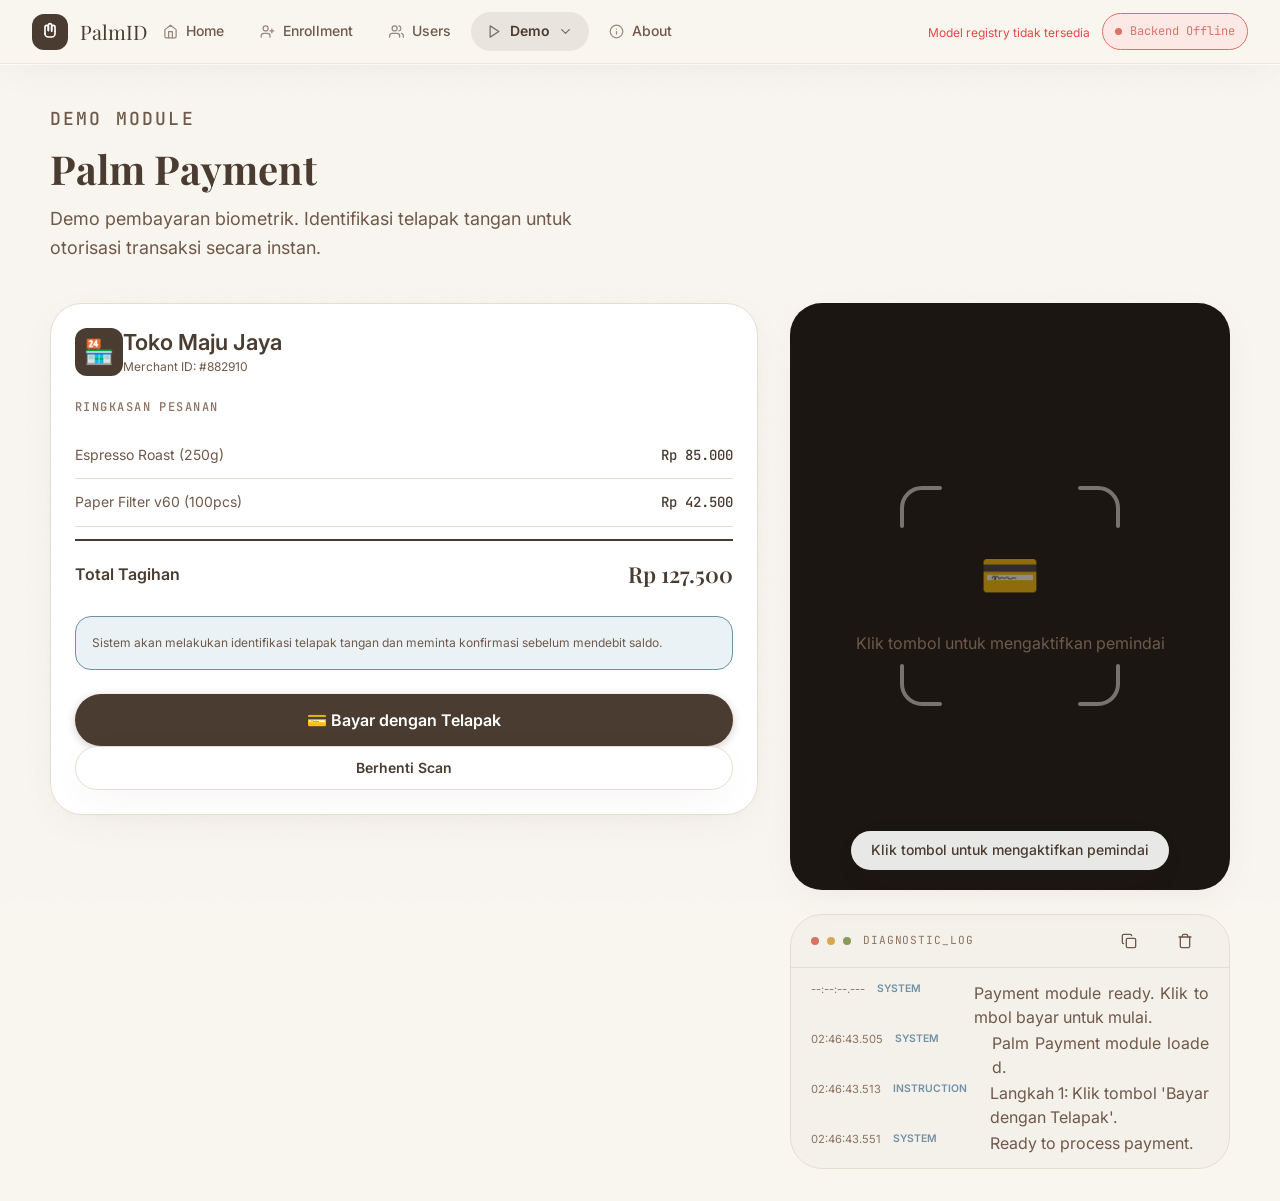
<file: app/frontend/demo/payment.html>
<!doctype html>
<html lang="id">
  <head>
    <meta charset="UTF-8" />
    <meta name="viewport" content="width=device-width, initial-scale=1.0" />
    <title>Palm Payment — PalmID</title>

    <link rel="preconnect" href="https://fonts.googleapis.com" />
    <link rel="preconnect" href="https://fonts.gstatic.com" crossorigin />
    <link
      href="https://fonts.googleapis.com/css2?family=Playfair+Display:wght@700&family=Inter:wght@400;500;600&family=JetBrains+Mono:wght@500&display=swap"
      rel="stylesheet"
    />

    <link rel="stylesheet" href="../css/base.css" />
    <link rel="stylesheet" href="../css/layout.css" />
    <link rel="stylesheet" href="../css/components.css" />
    <link rel="stylesheet" href="../css/ux.css" />
    <link rel="stylesheet" href="../css/pages/demo.css" />

    <style>
      /* Receipt styles are now mostly in demo.css, but we keep some overrides if needed */
      .status-success-icon {
        width: 64px;
        height: 64px;
        background: var(--color-matcha);
        color: white;
        border-radius: 50%;
        display: flex;
        align-items: center;
        justify-content: center;
        font-size: 2rem;
        margin: 0 auto var(--space-4);
      }
    </style>
  </head>

  <body class="app-body">
    <header class="app-navbar" role="banner"></header>

    <main class="app-main">
      <div class="container-lg">
        <div class="page-header">
          <p class="eyebrow">DEMO MODULE</p>
          <h1>Palm Payment</h1>
          <p>
            Demo pembayaran biometrik. Identifikasi telapak tangan untuk
            otorisasi transaksi secara instan.
          </p>
        </div>

        <!-- Checkout View -->
        <div class="demo-grid" id="checkout-panel">
          <!-- Cart Panel -->
          <section class="surface-card">
            <div
              class="flex items-center gap-3"
              style="margin-bottom: var(--space-6)"
            >
              <div
                style="
                  width: 48px;
                  height: 48px;
                  border-radius: var(--radius-md);
                  background: var(--color-coffee);
                  display: flex;
                  align-items: center;
                  justify-content: center;
                  font-size: 1.5rem;
                "
              >
                🏪
              </div>
              <div>
                <h3 style="margin-bottom: 0">Toko Maju Jaya</h3>
                <p class="text-xs">Merchant ID: #882910</p>
              </div>
            </div>

            <h4 class="eyebrow" style="margin-bottom: var(--space-4)">
              RINGKASAN PESANAN
            </h4>
            <div style="margin-bottom: var(--space-6)">
              <div class="cart-item">
                <span class="cart-item-name">Espresso Roast (250g)</span>
                <span class="cart-item-price">Rp 85.000</span>
              </div>
              <div class="cart-item">
                <span class="cart-item-name">Paper Filter v60 (100pcs)</span>
                <span class="cart-item-price">Rp 42.500</span>
              </div>
              <div class="cart-total">
                <span>Total Tagihan</span>
                <span class="cart-total-amount">Rp 127.500</span>
              </div>
            </div>

            <div
              class="hint-box hint-box--info"
              style="margin-bottom: var(--space-6)"
            >
              <p class="text-xs">
                Sistem akan melakukan identifikasi telapak tangan dan meminta
                konfirmasi sebelum mendebit saldo.
              </p>
            </div>

            <div class="flex flex-col gap-3">
              <button
                id="btn-start-payment"
                class="btn btn--primary btn--full btn--lg"
              >
                💳 Bayar dengan Telapak
              </button>
              <button
                id="btn-stop-payment"
                class="btn btn--secondary btn--full"
                hidden
              >
                Berhenti Scan
              </button>
            </div>
          </section>

          <!-- Scanner Panel -->
          <section class="flex flex-col gap-6">
            <!-- Scanner Container -->
            <div class="scanner" id="scanner-container">
              <video
                id="scanner-video"
                autoplay
                muted
                playsinline
                aria-label="Preview kamera untuk pemindaian pembayaran dengan telapak tangan"
              ></video>

              <!-- Palm bounding box overlay -->
              <svg
                id="palm-box-layer"
                class="palm-box-layer"
                viewBox="0 0 100 100"
                preserveAspectRatio="none"
                aria-hidden="true"
              ></svg>

              <!-- Target bracket -->
              <div class="scanner__target">
                <svg viewBox="0 0 220 220" fill="none">
                  <path
                    d="M40 2H22C10.9543 2 2 10.9543 2 22V40"
                    stroke="currentColor"
                    stroke-width="4"
                    stroke-linecap="round"
                  />
                  <path
                    d="M180 2H198C209.046 2 218 10.9543 218 22V40"
                    stroke="currentColor"
                    stroke-width="4"
                    stroke-linecap="round"
                  />
                  <path
                    d="M40 218H22C10.9543 218 2 209.046 2 198V180"
                    stroke="currentColor"
                    stroke-width="4"
                    stroke-linecap="round"
                  />
                  <path
                    d="M180 218H198C209.046 218 218 209.046 218 198V180"
                    stroke="currentColor"
                    stroke-width="4"
                    stroke-linecap="round"
                  />
                </svg>
              </div>

              <div class="scanner__scanline"></div>
              <div
                class="scanner__hint"
                id="scanner-hint"
                role="status"
                aria-live="polite"
              >
                Klik tombol untuk mengaktifkan pemindai
              </div>

              <div class="scanner__processing">
                <div class="spinner"></div>
              </div>

              <div class="scanner__result" id="scanner-result"></div>

              <!-- Placeholder -->
              <div
                class="scanner__placeholder"
                id="scanner-placeholder"
                style="display: flex"
              >
                <span style="font-size: 3rem; opacity: 0.5">💳</span>
                <p>Klik tombol untuk mengaktifkan pemindai</p>
              </div>
            </div>

            <!-- Diagnostic Terminal -->
            <div class="terminal-card">
              <div class="terminal__header">
                <div class="terminal__dots">
                  <div class="terminal__dot"></div>
                  <div class="terminal__dot"></div>
                  <div class="terminal__dot"></div>
                </div>
                <span class="terminal__title">DIAGNOSTIC_LOG</span>
              </div>
              <div
                class="terminal__body"
                id="terminal-body"
                role="log"
                aria-live="polite"
                aria-relevant="additions"
              >
                <div class="log-line">
                  <span class="log-time">--:--:--.---</span>
                  <span class="log-tag log-tag--camera"
                    >SYSTEM&nbsp;&nbsp;&nbsp;&nbsp;&nbsp;&nbsp;&nbsp;</span
                  >
                  <span class="log-msg"
                    >Payment module ready. Klik tombol bayar untuk mulai.</span
                  >
                </div>
              </div>
            </div>
          </section>
        </div>

        <!-- Receipt View — awalnya hidden -->
        <div id="receipt-panel" class="hidden">
          <div class="receipt-card">
            <div class="status-success-icon">✓</div>
            <div
              style="
                text-align: center;
                margin-bottom: var(--space-6);
                padding-bottom: var(--space-4);
                border-bottom: 1px solid var(--color-border);
              "
            >
              <h2 class="receipt-title">Pembayaran Berhasil</h2>
              <p class="text-sm">
                Terima kasih telah berbelanja di Toko Maju Jaya
              </p>
            </div>
            <div>
              <div class="receipt-row">
                <span class="text-muted">ID Transaksi</span>
                <span id="receipt-txn-id" class="receipt-txn"
                  >TXN-XXXX-XXXX</span
                >
              </div>
              <div class="receipt-row">
                <span class="text-muted">Waktu</span>
                <span id="receipt-date">—</span>
              </div>
              <div class="receipt-row">
                <span class="text-muted">Metode</span>
                <span>Palm Biometric (PalmID)</span>
              </div>
              <div class="receipt-row">
                <span class="text-muted">Pelanggan</span>
                <span id="receipt-user">—</span>
              </div>
              <div class="receipt-row">
                <span class="text-muted">Match Score</span>
                <span id="receipt-score" class="text-mono">—</span>
              </div>
              <hr
                style="
                  border: 0;
                  border-top: 1px solid var(--color-border);
                  margin: var(--space-4) 0;
                "
              />
              <div class="cart-total">
                <span>Total Pembayaran</span>
                <span id="receipt-amount" class="cart-total-amount">Rp 0</span>
              </div>
            </div>
            <div class="receipt-footer">
              <p>
                Struk digital ini diterbitkan secara otomatis oleh sistem
                biometrik PalmID.
              </p>
            </div>
            <div style="margin-top: var(--space-8)">
              <button id="btn-finish" class="btn btn--primary btn--full">
                Selesai & Transaksi Baru
              </button>
            </div>
          </div>
        </div>
      </div>
    </main>

    <div id="toast-container"></div>
    <script type="module" src="../js/pages/payment.js"></script>
  </body>
</html>
</file>
<file: app/frontend/css/base.css>
/* ============================================================
   base.css — Design tokens, reset, typography
   Palm Biometric App — Elegant Glass-box Design System v2.0
   ============================================================ */

@import url("https://fonts.googleapis.com/css2?family=Playfair+Display:wght@700&family=Inter:wght@400;500;600&family=JetBrains+Mono:wght@500&display=swap");

/* ── 1. CSS Variables ─────────────────────────────────────── */
:root {
  /* Colors */
  --color-cream: #f9f6f0;
  --color-surface: #ffffff;
  --color-surface-warm: #fffdf8;
  --color-log-bg: #f4f1ea;
  --color-coffee: #4a3c31;
  --color-coffee-soft: #6f594a;
  --color-coffee-light: #8c7361;
  --color-border: #e6ddd2;
  --color-matcha: #8a9a5b;
  --color-matcha-soft: #eef3df;
  --color-coral: #d97365;
  --color-coral-soft: #fce9e5;
  --color-honey: #d6a84f;
  --color-honey-soft: #fff5d8;
  --color-sky-muted: #6f91a6;
  --color-sky-soft: #eaf2f6;

  /* Fonts */
  --font-heading: "Playfair Display", Georgia, serif;
  --font-body: "Inter", system-ui, -apple-system, sans-serif;
  --font-mono: "JetBrains Mono", ui-monospace, SFMono-Regular, monospace;

  /* Type scale */
  --text-display: 3.5rem;
  --text-h1: 2.5rem;
  --text-h2: 1.75rem;
  --text-h3: 1.375rem;
  --text-body-lg: 1.125rem;
  --text-body: 1rem;
  --text-sm: 0.875rem;
  --text-xs: 0.75rem;
  --text-mono: 0.8125rem;

  /* Spacing (8-point grid) */
  --space-1: 0.25rem;
  --space-2: 0.5rem;
  --space-3: 0.75rem;
  --space-4: 1rem;
  --space-5: 1.25rem;
  --space-6: 1.5rem;
  --space-8: 2rem;
  --space-10: 2.5rem;
  --space-12: 3rem;
  --space-16: 4rem;

  /* Radius */
  --radius-sm: 0.5rem;
  --radius-md: 0.75rem;
  --radius-lg: 1rem;
  --radius-xl: 1.5rem;
  --radius-2xl: 2rem;
  --radius-full: 999px;

  /* Shadow */
  --shadow-soft: 0 10px 40px -10px rgba(74, 60, 49, 0.08);
  --shadow-floating: 0 24px 80px -24px rgba(74, 60, 49, 0.2);
  --shadow-inset: inset 0 1px 0 rgba(255, 255, 255, 0.65);

  /* Blur */
  --blur-sm: 8px;
  --blur-md: 14px;
  --blur-lg: 24px;

  /* Motion */
  --duration-fast: 120ms;
  --duration-base: 200ms;
  --duration-slow: 400ms;
  --duration-demo: 600ms;
  --ease-out: cubic-bezier(0.16, 1, 0.3, 1);
  --ease-in-out: cubic-bezier(0.65, 0, 0.35, 1);
}

/* ── 2. Reset ─────────────────────────────────────────────── */
*,
*::before,
*::after {
  box-sizing: border-box;
  margin: 0;
  padding: 0;
}

html {
  scroll-behavior: smooth;
  -webkit-text-size-adjust: 100%;
}

img,
svg,
video,
canvas {
  display: block;
  max-width: 100%;
}

input,
button,
textarea,
select {
  font: inherit;
}

button {
  cursor: pointer;
  border: none;
  background: none;
}

a {
  color: inherit;
  text-decoration: none;
}

ul,
ol {
  list-style: none;
}

/* ── 3. Base Body ─────────────────────────────────────────── */
body {
  min-height: 100vh;
  background-color: var(--color-cream);
  color: var(--color-coffee);
  font-family: var(--font-body);
  font-size: var(--text-body);
  line-height: 1.6;
  -webkit-font-smoothing: antialiased;
  -moz-osx-font-smoothing: grayscale;
}

/* Subtle paper texture overlay */
body::before {
  content: "";
  position: fixed;
  inset: 0;
  pointer-events: none;
  z-index: 0;
  opacity: 0.025;
  background-image: url("data:image/svg+xml,%3Csvg xmlns='http://www.w3.org/2000/svg' width='160' height='160' viewBox='0 0 160 160'%3E%3Cfilter id='n'%3E%3CfeTurbulence type='fractalNoise' baseFrequency='.8' numOctaves='3' stitchTiles='stitch'/%3E%3C/filter%3E%3Crect width='100%25' height='100%25' filter='url(%23n)'/%3E%3C/svg%3E");
}

/* ── 4. Typography ────────────────────────────────────────── */
h1,
h2 {
  font-family: var(--font-heading);
  line-height: 1.15;
  color: var(--color-coffee);
}

h3,
h4,
h5,
h6 {
  font-family: var(--font-body);
  font-weight: 600;
  line-height: 1.3;
}

h1 {
  font-size: var(--text-h1);
}
h2 {
  font-size: var(--text-h2);
}
h3 {
  font-size: var(--text-h3);
}

p {
  color: var(--color-coffee-soft);
  line-height: 1.65;
}

.text-muted {
  color: var(--color-coffee-light);
  font-size: var(--text-sm);
}
.text-mono {
  font-family: var(--font-mono);
  font-size: var(--text-mono);
}
.text-sm {
  font-size: var(--text-sm);
}
.text-xs {
  font-size: var(--text-xs);
}
.text-body-lg {
  font-size: var(--text-body-lg);
}

.eyebrow {
  font-family: var(--font-mono);
  font-size: var(--text-xs);
  font-weight: 500;
  letter-spacing: 0.12em;
  text-transform: uppercase;
  color: var(--color-coffee-light);
}

/* ── 5. Accessibility ─────────────────────────────────────── */
:focus-visible {
  outline: 3px solid rgba(138, 154, 91, 0.45);
  outline-offset: 3px;
  border-radius: var(--radius-sm);
}

.sr-only {
  position: absolute;
  width: 1px;
  height: 1px;
  padding: 0;
  margin: -1px;
  overflow: hidden;
  clip: rect(0, 0, 0, 0);
  white-space: nowrap;
  border-width: 0;
}

/* ── 6. Reduced Motion ────────────────────────────────────── */
@media (prefers-reduced-motion: reduce) {
  *,
  *::before,
  *::after {
    animation-duration: 0.01ms !important;
    animation-iteration-count: 1 !important;
    scroll-behavior: auto !important;
    transition-duration: 0.01ms !important;
  }
}

/* ── 7. Utility classes ───────────────────────────────────── */
.hidden {
  display: none !important;
}
.visible {
  display: block !important;
}

.flex {
  display: flex;
}
.flex-col {
  flex-direction: column;
}
.items-center {
  align-items: center;
}
.justify-between {
  justify-content: space-between;
}
.gap-2 {
  gap: var(--space-2);
}
.gap-4 {
  gap: var(--space-4);
}
.gap-6 {
  gap: var(--space-6);
}
.gap-8 {
  gap: var(--space-8);
}

.w-full {
  width: 100%;
}
.text-center {
  text-align: center;
}
</file>
<file: app/frontend/css/layout.css>
/* ============================================================
   layout.css — App shell, navbar, containers, grids
   ============================================================ */

/* ── 1. App Shell ─────────────────────────────────────────── */
.app-body {
  display: flex;
  flex-direction: column;
  min-height: 100vh;
}

.app-main {
  flex: 1;
  padding: var(--space-8) var(--space-6);
  padding-top: calc(72px + var(--space-8)); /* navbar height offset */
  position: relative;
  z-index: 1;
}

/* ── 2. Navbar ────────────────────────────────────────────── */
.app-navbar {
  position: fixed;
  top: 0;
  left: 0;
  right: 0;
  z-index: 100;
  height: 64px;
  display: flex;
  align-items: center;
  justify-content: space-between;
  padding: 0 var(--space-8);
  background: rgba(249, 246, 240, 0.85);
  backdrop-filter: blur(var(--blur-md));
  -webkit-backdrop-filter: blur(var(--blur-md));
  border-bottom: 1px solid rgba(230, 221, 210, 0.6);
  box-shadow:
    0 1px 0 rgba(255, 255, 255, 0.7),
    var(--shadow-soft);
}

.navbar-brand {
  display: flex;
  align-items: center;
  gap: var(--space-3);
  text-decoration: none;
}

.navbar-logo-mark {
  width: 36px;
  height: 36px;
  background: var(--color-coffee);
  border-radius: var(--radius-md);
  display: flex;
  align-items: center;
  justify-content: center;
  flex-shrink: 0;
}

.navbar-logo-mark svg {
  width: 20px;
  height: 20px;
  color: var(--color-surface);
}

.navbar-brand-name {
  font-family: var(--font-heading);
  font-size: 1.25rem;
  color: var(--color-coffee);
  line-height: 1;
}

.navbar-brand-sub {
  font-size: var(--text-xs);
  color: var(--color-coffee-light);
  font-family: var(--font-mono);
  letter-spacing: 0.05em;
}

/* Nav links */
.navbar-nav {
  display: flex;
  align-items: center;
  gap: var(--space-1);
}

.nav-link {
  display: flex;
  align-items: center;
  gap: var(--space-2);
  padding: var(--space-2) var(--space-4);
  border-radius: var(--radius-full);
  font-size: var(--text-sm);
  font-weight: 500;
  color: var(--color-coffee-soft);
  transition:
    background var(--duration-base) var(--ease-out),
    color var(--duration-base) var(--ease-out);
  white-space: nowrap;
}

.nav-link:hover {
  background: rgba(74, 60, 49, 0.06);
  color: var(--color-coffee);
}

.nav-link.active {
  background: rgba(74, 60, 49, 0.09);
  color: var(--color-coffee);
  font-weight: 600;
}

.nav-link svg {
  width: 15px;
  height: 15px;
  opacity: 0.7;
}

/* Nav demo dropdown */
.nav-dropdown {
  position: relative;
}

.nav-dropdown-menu {
  position: absolute;
  top: calc(100% + 8px);
  left: 50%;
  transform: translateX(-50%);
  min-width: 180px;
  background: var(--color-surface);
  border: 1px solid var(--color-border);
  border-radius: var(--radius-lg);
  box-shadow: var(--shadow-floating);
  padding: var(--space-2);
  display: none;
  z-index: 200;
}

.nav-dropdown:hover .nav-dropdown-menu,
.nav-dropdown:focus-within .nav-dropdown-menu {
  display: block;
  animation: dropdown-in var(--duration-base) var(--ease-out);
}

@keyframes dropdown-in {
  from {
    opacity: 0;
    transform: translateX(-50%) translateY(-4px);
  }
  to {
    opacity: 1;
    transform: translateX(-50%) translateY(0);
  }
}

.nav-dropdown-item {
  display: flex;
  align-items: center;
  gap: var(--space-3);
  padding: var(--space-2) var(--space-3);
  border-radius: var(--radius-sm);
  font-size: var(--text-sm);
  color: var(--color-coffee-soft);
  transition: background var(--duration-fast);
}

.nav-dropdown-item:hover {
  background: var(--color-cream);
  color: var(--color-coffee);
}

/* Backend status badge */
.backend-status {
  display: flex;
  align-items: center;
  gap: var(--space-2);
  padding: var(--space-2) var(--space-3);
  border-radius: var(--radius-full);
  font-size: var(--text-xs);
  font-family: var(--font-mono);
  border: 1px solid var(--color-border);
  background: var(--color-surface);
  transition: all var(--duration-base);
}

.backend-status--online {
  border-color: var(--color-matcha);
  background: var(--color-matcha-soft);
  color: var(--color-matcha);
}

.backend-status--offline {
  border-color: var(--color-coral);
  background: var(--color-coral-soft);
  color: var(--color-coral);
}

.backend-status--checking {
  border-color: var(--color-honey);
  background: var(--color-honey-soft);
  color: var(--color-honey);
}

.status-dot {
  width: 7px;
  height: 7px;
  border-radius: 50%;
  background: currentColor;
  flex-shrink: 0;
}

.status-dot--pulse {
  animation: status-pulse 1.8s ease infinite;
}

@keyframes status-pulse {
  0%,
  100% {
    opacity: 1;
    transform: scale(1);
  }
  50% {
    opacity: 0.5;
    transform: scale(0.75);
  }
}

/* ── 3. Containers ────────────────────────────────────────── */
.container-sm {
  max-width: 720px;
  margin-inline: auto;
}
.container-md {
  max-width: 960px;
  margin-inline: auto;
}
.container-lg {
  max-width: 1180px;
  margin-inline: auto;
}
.container-xl {
  max-width: 1360px;
  margin-inline: auto;
}

/* ── 4. Page Header ───────────────────────────────────────── */
.page-header {
  margin-bottom: var(--space-10);
}

.page-header .eyebrow {
  margin-bottom: var(--space-3);
}

.page-header h1 {
  margin-bottom: var(--space-3);
}

.page-header > p {
  max-width: 540px;
  font-size: var(--text-body-lg);
  color: var(--color-coffee-soft);
}

.page-header-actions {
  display: flex;
  gap: var(--space-3);
  margin-top: var(--space-6);
  flex-wrap: wrap;
}

/* ── 5. Grid Layouts ──────────────────────────────────────── */

/* Main demo grid: scanner left + panel right */
.demo-grid {
  display: grid;
  grid-template-columns: 1fr minmax(340px, 440px);
  gap: var(--space-8);
  align-items: start;
}

/* Users grid */
.users-grid {
  display: grid;
  grid-template-columns: repeat(auto-fill, minmax(280px, 1fr));
  gap: var(--space-6);
}

/* Quick actions grid */
.quick-actions-grid {
  display: grid;
  grid-template-columns: repeat(auto-fill, minmax(200px, 1fr));
  gap: var(--space-4);
}

/* Two column even */
.two-col {
  display: grid;
  grid-template-columns: 1fr 1fr;
  gap: var(--space-6);
}

/* ── 6. Responsive ────────────────────────────────────────── */
@media (max-width: 1023px) {
  .demo-grid {
    grid-template-columns: 1fr;
  }
  .two-col {
    grid-template-columns: 1fr;
  }
}

@media (max-width: 768px) {
  .app-main {
    padding: var(--space-6) var(--space-4);
    padding-top: calc(64px + var(--space-6));
  }
  .navbar-nav .nav-link span {
    display: none;
  }
  .navbar-brand-sub {
    display: none;
  }
}

@media (max-width: 480px) {
  .app-navbar {
    padding: 0 var(--space-4);
  }
  .quick-actions-grid {
    grid-template-columns: 1fr 1fr;
  }
}

/* ── 7. Divider ───────────────────────────────────────────── */
.divider {
  height: 1px;
  background: var(--color-border);
  margin: var(--space-6) 0;
}

/* ── 8. Section spacing ───────────────────────────────────── */
.section {
  margin-bottom: var(--space-10);
}
.section + .section {
  padding-top: var(--space-8);
  border-top: 1px solid var(--color-border);
}
</file>
<file: app/frontend/css/components.css>
/* ============================================================
   components.css — All reusable UI components
   ============================================================ */

/* ── 1. Surface Cards & Glass Panels ─────────────────────── */
.surface-card {
  background: var(--color-surface);
  border: 1px solid var(--color-border);
  border-radius: var(--radius-2xl);
  box-shadow: var(--shadow-soft);
  padding: var(--space-6);
}

.surface-card-warm {
  background: var(--color-surface-warm);
  border: 1px solid var(--color-border);
  border-radius: var(--radius-2xl);
  box-shadow: var(--shadow-soft);
  padding: var(--space-6);
}

.glass-panel {
  background: rgba(255, 255, 255, 0.78);
  border: 1px solid rgba(230, 221, 210, 0.8);
  border-radius: var(--radius-2xl);
  box-shadow: var(--shadow-soft), var(--shadow-inset);
  backdrop-filter: blur(var(--blur-md));
  -webkit-backdrop-filter: blur(var(--blur-md));
  padding: var(--space-6);
}

.terminal-card {
  background: var(--color-log-bg);
  border: 1px solid var(--color-border);
  border-radius: var(--radius-2xl);
  overflow: hidden;
}

/* ── 2. Button System ─────────────────────────────────────── */
.btn {
  display: inline-flex;
  align-items: center;
  justify-content: center;
  gap: var(--space-2);
  min-height: 44px;
  padding: 0 var(--space-5);
  border-radius: var(--radius-full);
  font-family: var(--font-body);
  font-size: var(--text-sm);
  font-weight: 600;
  line-height: 1;
  white-space: nowrap;
  transition:
    transform var(--duration-fast) var(--ease-out),
    opacity var(--duration-fast) var(--ease-out),
    box-shadow var(--duration-fast) var(--ease-out),
    background var(--duration-fast) var(--ease-out);
  cursor: pointer;
  border: none;
  text-decoration: none;
}

.btn:hover {
  transform: translateY(-1px);
}
.btn:active {
  transform: translateY(0);
}

.btn:disabled,
.btn[aria-disabled="true"] {
  cursor: not-allowed;
  opacity: 0.5;
  transform: none !important;
}

/* Sizes */
.btn--sm {
  min-height: 36px;
  padding: 0 var(--space-4);
  font-size: var(--text-xs);
}
.btn--lg {
  min-height: 52px;
  padding: 0 var(--space-8);
  font-size: var(--text-body);
}
.btn--full {
  width: 100%;
}

/* Variants */
.btn--primary {
  background: var(--color-coffee);
  color: var(--color-surface);
  box-shadow: 0 2px 8px rgba(74, 60, 49, 0.25);
}
.btn--primary:hover {
  box-shadow: 0 4px 16px rgba(74, 60, 49, 0.3);
}

.btn--secondary {
  background: var(--color-surface);
  color: var(--color-coffee);
  border: 1px solid var(--color-border);
  box-shadow: var(--shadow-soft);
}
.btn--secondary:hover {
  border-color: var(--color-coffee-light);
}

.btn--success {
  background: var(--color-matcha);
  color: var(--color-surface);
  box-shadow: 0 2px 8px rgba(138, 154, 91, 0.3);
}
.btn--success:hover {
  box-shadow: 0 4px 16px rgba(138, 154, 91, 0.35);
}

.btn--danger {
  background: var(--color-coral);
  color: var(--color-surface);
  box-shadow: 0 2px 8px rgba(217, 115, 101, 0.25);
}
.btn--danger:hover {
  box-shadow: 0 4px 16px rgba(217, 115, 101, 0.35);
}

.btn--ghost {
  background: transparent;
  color: var(--color-coffee-soft);
}
.btn--ghost:hover {
  background: rgba(74, 60, 49, 0.06);
  color: var(--color-coffee);
}

/* Loading state */
.btn--loading {
  pointer-events: none;
  opacity: 0.75;
}
.btn--loading::after {
  content: "";
  width: 14px;
  height: 14px;
  border: 2px solid rgba(255, 255, 255, 0.4);
  border-top-color: currentColor;
  border-radius: 50%;
  animation: spin 0.6s linear infinite;
  margin-left: var(--space-2);
}

.btn svg {
  width: 16px;
  height: 16px;
  flex-shrink: 0;
}

/* ── 3. Status Badge ──────────────────────────────────────── */
.badge {
  display: inline-flex;
  align-items: center;
  gap: var(--space-2);
  padding: var(--space-1) var(--space-3);
  border-radius: var(--radius-full);
  font-family: var(--font-mono);
  font-size: var(--text-xs);
  font-weight: 500;
  letter-spacing: 0.04em;
  border: 1px solid transparent;
}

.badge--standby {
  background: var(--color-honey-soft);
  border-color: var(--color-honey);
  color: var(--color-coffee);
}
.badge--online {
  background: var(--color-sky-soft);
  border-color: var(--color-sky-muted);
  color: var(--color-sky-muted);
}
.badge--scanning {
  background: var(--color-matcha-soft);
  border-color: var(--color-matcha);
  color: var(--color-matcha);
}
.badge--processing {
  background: var(--color-log-bg);
  border-color: var(--color-border);
  color: var(--color-coffee-light);
}
.badge--identified {
  background: var(--color-matcha-soft);
  border-color: var(--color-matcha);
  color: var(--color-matcha);
}
.badge--unknown {
  background: var(--color-honey-soft);
  border-color: var(--color-honey);
  color: var(--color-coffee);
}
.badge--error {
  background: var(--color-coral-soft);
  border-color: var(--color-coral);
  color: var(--color-coral);
}

.badge .status-dot {
  width: 6px;
  height: 6px;
  border-radius: 50%;
  background: currentColor;
  flex-shrink: 0;
}

/* ── 4. Scanner Component ─────────────────────────────────── */
.scanner {
  position: relative;
  overflow: hidden;
  border-radius: var(--radius-2xl);
  background: #1c1612;
  aspect-ratio: 3 / 4;
  box-shadow: var(--shadow-soft);
  width: 100%;
}

.scanner video {
  width: 100%;
  height: 100%;
  object-fit: cover;
  transform: scaleX(-1);
  display: block;
}

/* Target bracket — four corners */
.scanner__target {
  position: absolute;
  top: 50%;
  left: 50%;
  width: 220px;
  height: 220px;
  transform: translate(-50%, -50%);
  pointer-events: none;
  color: rgba(255, 255, 255, 0.4);
  transition: all var(--duration-base) var(--ease-out);
}

.scanner__target svg {
  width: 100%;
  height: 100%;
}

.scanner--detected .scanner__target {
  color: var(--color-matcha);
  width: 230px;
  height: 230px;
  filter: drop-shadow(0 0 8px rgba(138, 154, 91, 0.6));
}

.scanner--no-palm .scanner__target {
  color: var(--color-coral);
  opacity: 0.8;
}

.scanner--camera-ready .scanner__target {
  color: var(--color-sky-muted);
}

.scanner--identified .scanner__target {
  color: var(--color-matcha);
}

.scanner--unknown .scanner__target {
  color: var(--color-honey);
}

.scanner--error .scanner__target {
  color: var(--color-coral);
}

/* Scanline */
.scanner__scanline {
  position: absolute;
  left: 12%;
  right: 12%;
  top: 20%;
  height: 2px;
  background: var(--color-matcha);
  box-shadow:
    0 0 24px rgba(138, 154, 91, 0.8),
    0 0 8px rgba(138, 154, 91, 0.5);
  opacity: 0;
  pointer-events: none;
  border-radius: var(--radius-full);
}

.scanner--scanning .scanner__scanline {
  opacity: 1;
  animation: scanline 2s var(--ease-in-out) infinite;
}

@keyframes scanline {
  0% {
    transform: translateY(0);
    opacity: 0;
  }
  10% {
    opacity: 1;
  }
  90% {
    opacity: 1;
  }
  100% {
    transform: translateY(200px);
    opacity: 0;
  }
}

/* Glass hint bar */
.scanner__hint {
  position: absolute;
  left: 50%;
  bottom: var(--space-5);
  transform: translateX(-50%);
  max-width: min(88%, 380px);
  padding: var(--space-2) var(--space-5);
  border-radius: var(--radius-full);
  background: rgba(255, 255, 255, 0.9);
  backdrop-filter: blur(var(--blur-md));
  -webkit-backdrop-filter: blur(var(--blur-md));
  color: var(--color-coffee);
  font-size: var(--text-sm);
  font-weight: 500;
  white-space: nowrap;
  pointer-events: none;
  box-shadow: var(--shadow-soft);
  transition: opacity var(--duration-base);
  text-align: center;
  z-index: 10;
}

.scanner__hint.hint--error {
  color: var(--color-coral);
}
.scanner__hint.hint--warning {
  color: var(--color-honey);
}
.scanner__hint.hint--success {
  color: var(--color-matcha);
}

/* Loading overlay in scanner */
.scanner__processing {
  position: absolute;
  inset: 0;
  background: rgba(28, 22, 18, 0.6);
  display: flex;
  flex-direction: column;
  align-items: center;
  justify-content: center;
  gap: var(--space-4);
  pointer-events: none;
  opacity: 0;
  transition: opacity var(--duration-base);
  color: white;
  z-index: 20;
}

.scanner--processing .scanner__processing {
  opacity: 1;
}

.scanner__processing-label {
  font-size: var(--text-sm);
  font-weight: 500;
  letter-spacing: 0.05em;
  text-transform: uppercase;
}

/* Result overlay */
.scanner__result {
  position: absolute;
  inset: 0;
  display: flex;
  flex-direction: column;
  align-items: center;
  justify-content: center;
  padding: var(--space-8);
  text-align: center;
  backdrop-filter: blur(var(--blur-lg));
  -webkit-backdrop-filter: blur(var(--blur-lg));
  opacity: 0;
  pointer-events: none;
  transition: opacity var(--duration-slow) var(--ease-out);
}

.scanner__result.is-visible {
  opacity: 1;
  pointer-events: auto;
}

.scanner__result--success {
  background: rgba(238, 243, 223, 0.92);
}
.scanner__result--unknown {
  background: rgba(255, 245, 216, 0.92);
}
.scanner__result--error {
  background: rgba(252, 233, 229, 0.92);
}

.result-icon {
  font-size: 3rem;
  line-height: 1;
  margin-bottom: var(--space-4);
  animation: result-pop var(--duration-slow) var(--ease-out);
}

.result-name {
  font-family: var(--font-heading);
  font-size: var(--text-h2);
  color: var(--color-coffee);
  margin-bottom: var(--space-2);
}

.result-score {
  font-family: var(--font-mono);
  font-size: var(--text-xs);
  color: var(--color-coffee-light);
  margin-bottom: var(--space-5);
}

.result-action-bar {
  display: flex;
  gap: var(--space-3);
  flex-wrap: wrap;
  justify-content: center;
}

@keyframes result-pop {
  from {
    transform: scale(0.5);
    opacity: 0;
  }
  to {
    transform: scale(1);
    opacity: 1;
  }
}

/* Scanner placeholder (no camera) */
.scanner__placeholder {
  position: absolute;
  inset: 0;
  display: flex;
  flex-direction: column;
  align-items: center;
  justify-content: center;
  gap: var(--space-4);
  color: var(--color-coffee-light);
}

.scanner__placeholder-icon {
  width: 64px;
  height: 64px;
  opacity: 0.4;
}

/* ── 5. Diagnostic Terminal ───────────────────────────────── */
.terminal {
  font-family: var(--font-mono);
  font-size: 0.75rem; /* P3 FIX: Smaller text */
}

.terminal__header {
  display: flex;
  align-items: center;
  gap: var(--space-3);
  padding: var(--space-2) var(--space-5); /* P3 FIX: reduced padding */
  border-bottom: 1px solid var(--color-border);
}

.terminal__dots {
  display: flex;
  gap: var(--space-2);
}

.terminal__dot {
  width: 8px; /* P3 FIX: smaller dots */
  height: 8px;
  border-radius: 50%;
}
.terminal__dot:nth-child(1) {
  background: var(--color-coral);
}
.terminal__dot:nth-child(2) {
  background: var(--color-honey);
}
.terminal__dot:nth-child(3) {
  background: var(--color-matcha);
}

.terminal__title {
  font-family: var(--font-mono);
  font-size: 0.7rem;
  color: var(--color-coffee-light);
  letter-spacing: 0.08em;
}

.terminal__body {
  padding: var(--space-3) var(--space-5);
  max-height: 280px;
  overflow-y: auto;
  scroll-behavior: smooth;
  text-align: justify; /* P3 FIX: justify */
}

.terminal__body::-webkit-scrollbar {
  width: 4px;
}
.terminal__body::-webkit-scrollbar-track {
  background: transparent;
}
.terminal__body::-webkit-scrollbar-thumb {
  background: var(--color-border);
  border-radius: 2px;
}

.log-line {
  display: flex;
  gap: var(--space-3);
  padding: 1px 0;
  line-height: 1.5;
  animation: log-in 0.15s ease;
  word-break: break-all;
}

@keyframes log-in {
  from {
    opacity: 0;
    transform: translateX(-4px);
  }
  to {
    opacity: 1;
    transform: translateX(0);
  }
}

.log-time {
  color: var(--color-coffee-light);
  flex-shrink: 0;
  font-size: 0.7rem;
}
.log-tag {
  flex-shrink: 0;
  min-width: 85px;
  font-weight: 600;
  font-size: 0.65rem;
}
.log-msg {
  color: var(--color-coffee-soft);
  flex: 1;
}

.log-tag--camera {
  color: var(--color-sky-muted);
}
.log-tag--detect {
  color: var(--color-matcha);
}
.log-tag--roi {
  color: var(--color-honey);
}
.log-tag--embed {
  color: var(--color-coffee-light);
}
.log-tag--match {
  color: var(--color-sky-muted);
}
.log-tag--result {
  color: var(--color-matcha);
  font-weight: 600;
}
.log-tag--error {
  color: var(--color-coral);
  font-weight: 600;
}

.terminal__cursor {
  display: inline-block;
  width: 6px;
  height: 13px;
  background: var(--color-coffee-light);
  margin-left: 4px;
  vertical-align: text-bottom;
  animation: blink 1s step-end infinite;
}

@keyframes blink {
  0%,
  100% {
    opacity: 1;
  }
  50% {
    opacity: 0;
  }
}

/* ── 6. Progress Stepper ──────────────────────────────────── */
.stepper {
  display: flex;
  align-items: center;
  gap: 0;
  margin-bottom: var(--space-8);
}

.stepper-item {
  display: flex;
  flex-direction: column;
  align-items: center;
  flex: 1;
  position: relative;
}

.stepper-item:not(:last-child)::after {
  content: "";
  position: absolute;
  top: 16px;
  left: calc(50% + 16px);
  right: calc(-50% + 16px);
  height: 1px;
  background: var(--color-border);
  z-index: 0;
  transition: background var(--duration-slow);
}

.stepper-item.done:not(:last-child)::after {
  background: var(--color-matcha);
}

.stepper-circle {
  width: 32px;
  height: 32px;
  border-radius: 50%;
  border: 2px solid var(--color-border);
  background: var(--color-surface);
  display: flex;
  align-items: center;
  justify-content: center;
  font-size: var(--text-xs);
  font-weight: 600;
  color: var(--color-coffee-light);
  z-index: 1;
  transition: all var(--duration-base) var(--ease-out);
  position: relative;
}

.stepper-item.active .stepper-circle {
  border-color: var(--color-coffee);
  background: var(--color-coffee);
  color: var(--color-surface);
}

.stepper-item.done .stepper-circle {
  border-color: var(--color-matcha);
  background: var(--color-matcha);
  color: var(--color-surface);
}

.stepper-label {
  font-size: var(--text-xs);
  color: var(--color-coffee-light);
  margin-top: var(--space-2);
  text-align: center;
  font-weight: 500;
}

.stepper-item.active .stepper-label {
  color: var(--color-coffee);
}
.stepper-item.done .stepper-label {
  color: var(--color-matcha);
}

/* ── 7. Progress Bar ──────────────────────────────────────── */
.progress-wrap {
  display: flex;
  flex-direction: column;
  gap: var(--space-2);
}

.progress-label {
  display: flex;
  justify-content: space-between;
  align-items: center;
  font-size: var(--text-sm);
  color: var(--color-coffee-soft);
}

.progress-track {
  height: 8px;
  background: var(--color-border);
  border-radius: var(--radius-full);
  overflow: hidden;
}

.progress-fill {
  height: 100%;
  background: var(--color-matcha);
  border-radius: var(--radius-full);
  transition: width var(--duration-slow) var(--ease-out);
  position: relative;
}

.progress-fill::after {
  content: "";
  position: absolute;
  inset: 0;
  background: linear-gradient(
    90deg,
    transparent 0%,
    rgba(255, 255, 255, 0.3) 50%,
    transparent 100%
  );
  animation: shimmer 1.5s infinite;
}

@keyframes shimmer {
  from {
    transform: translateX(-100%);
  }
  to {
    transform: translateX(200%);
  }
}

/* Sample dots */
.sample-dots {
  display: flex;
  gap: var(--space-2);
  justify-content: center;
}

.sample-dot {
  width: 36px;
  height: 36px;
  border-radius: 50%;
  border: 2px solid var(--color-border);
  background: var(--color-surface);
  display: flex;
  align-items: center;
  justify-content: center;
  font-size: var(--text-xs);
  font-family: var(--font-mono);
  color: var(--color-coffee-light);
  transition: all var(--duration-base) var(--ease-out);
}

.sample-dot.filled {
  border-color: var(--color-matcha);
  background: var(--color-matcha);
  color: white;
  animation: dot-pop 0.3s var(--ease-out);
}

@keyframes dot-pop {
  0% {
    transform: scale(0.6);
  }
  60% {
    transform: scale(1.15);
  }
  100% {
    transform: scale(1);
  }
}

/* ── 8. Hint Box ──────────────────────────────────────────── */
.hint-box {
  display: flex;
  align-items: flex-start;
  gap: var(--space-3);
  padding: var(--space-4);
  border-radius: var(--radius-lg);
  font-size: var(--text-sm);
  border: 1px solid transparent;
}

.hint-box--info {
  background: var(--color-sky-soft);
  border-color: var(--color-sky-muted);
  color: var(--color-coffee);
}
.hint-box--success {
  background: var(--color-matcha-soft);
  border-color: var(--color-matcha);
  color: var(--color-coffee);
}
.hint-box--warning {
  background: var(--color-honey-soft);
  border-color: var(--color-honey);
  color: var(--color-coffee);
}
.hint-box--error {
  background: var(--color-coral-soft);
  border-color: var(--color-coral);
  color: var(--color-coral);
}

/* ── 9. Forms & Inputs ────────────────────────────────────── */
.form-group {
  display: flex;
  flex-direction: column;
  gap: var(--space-2);
}

.form-group + .form-group {
  margin-top: var(--space-5);
}

label {
  font-size: var(--text-sm);
  font-weight: 600;
  color: var(--color-coffee);
}

.input {
  height: 48px;
  padding: 0 var(--space-4);
  border: 1.5px solid var(--color-border);
  border-radius: var(--radius-md);
  background: var(--color-surface);
  color: var(--color-coffee);
  font-size: var(--text-body);
  font-family: var(--font-body);
  transition:
    border-color var(--duration-base),
    box-shadow var(--duration-base);
  outline: none;
  width: 100%;
}

.input::placeholder {
  color: var(--color-coffee-light);
}

.input:focus {
  border-color: var(--color-coffee);
  box-shadow: 0 0 0 3px rgba(74, 60, 49, 0.08);
}

.input:disabled {
  background: var(--color-cream);
  cursor: not-allowed;
  opacity: 0.65;
}

.input--error {
  border-color: var(--color-coral);
}
.input--error:focus {
  box-shadow: 0 0 0 3px rgba(217, 115, 101, 0.12);
}

.form-hint {
  font-size: var(--text-xs);
  color: var(--color-coffee-light);
}

.form-error {
  font-size: var(--text-xs);
  color: var(--color-coral);
}

/* Range input */
.input-range {
  width: 100%;
  accent-color: var(--color-coffee);
  cursor: pointer;
}

/* ── 10. Toast ────────────────────────────────────────────── */
#toast-container {
  position: fixed;
  top: var(--space-6);
  left: 50%;
  transform: translateX(-50%);
  z-index: 999;
  display: flex;
  flex-direction: column;
  gap: var(--space-3);
  pointer-events: none;
  max-width: 360px;
  align-items: center;
  width: 100%;
}

.toast {
  pointer-events: auto;
  display: flex;
  align-items: flex-start;
  gap: var(--space-3);
  padding: var(--space-4) var(--space-5);
  border-radius: var(--radius-lg);
  background: var(--color-surface);
  border: 1px solid var(--color-border);
  box-shadow: var(--shadow-floating);
  font-size: var(--text-sm);
  color: var(--color-coffee);
  opacity: 0;
  transform: translateY(-16px);
  transition:
    opacity var(--duration-base) var(--ease-out),
    transform var(--duration-base) var(--ease-out);
  max-width: 100%;
}

.toast.toast--visible {
  opacity: 1;
  transform: translateY(0);
}

.toast-icon {
  font-size: 1rem;
  flex-shrink: 0;
  line-height: 1.4;
}
.toast-body {
  flex: 1;
}
.toast-title {
  font-weight: 600;
  margin-bottom: 2px;
}
.toast-msg {
  color: var(--color-coffee-soft);
  font-size: var(--text-xs);
}

.toast-close {
  min-width: 32px;
  min-height: 32px;
  display: flex;
  align-items: center;
  justify-content: center;
  border-radius: var(--radius-full);
  color: var(--color-coffee-light);
  background: transparent;
  border: none;
  cursor: pointer;
  font-size: 1.25rem;
  transition: background var(--duration-fast);
  margin: -var(--space-1) -var(--space-2) 0 0;
}

.toast-close:hover {
  background: rgba(74, 60, 49, 0.06);
  color: var(--color-coffee);
}

.toast--success {
  border-left: 3px solid var(--color-matcha);
}
.toast--error {
  border-left: 3px solid var(--color-coral);
}
.toast--warning {
  border-left: 3px solid var(--color-honey);
}
.toast--info {
  border-left: 3px solid var(--color-sky-muted);
}

/* ── 11. Modal ────────────────────────────────────────────── */
.modal-backdrop {
  position: fixed;
  inset: 0;
  background: rgba(74, 60, 49, 0.35);
  backdrop-filter: blur(4px);
  -webkit-backdrop-filter: blur(4px);
  z-index: 300;
  display: flex;
  align-items: center;
  justify-content: center;
  padding: var(--space-6);
  opacity: 0;
  transition: opacity var(--duration-slow) var(--ease-out);
}

.modal-backdrop.is-open {
  opacity: 1;
}

.modal {
  background: var(--color-surface);
  border-radius: var(--radius-2xl);
  box-shadow: var(--shadow-floating);
  width: 100%;
  max-width: 480px;
  padding: var(--space-8);
  transform: scale(0.96) translateY(8px);
  transition: transform var(--duration-slow) var(--ease-out);
}

.modal-backdrop.is-open .modal {
  transform: scale(1) translateY(0);
}

.modal-icon {
  font-size: 2.5rem;
  margin-bottom: var(--space-4);
}
.modal-title {
  font-family: var(--font-heading);
  font-size: var(--text-h3);
  margin-bottom: var(--space-2);
}
.modal-body {
  color: var(--color-coffee-soft);
  margin-bottom: var(--space-6);
}
.modal-actions {
  display: flex;
  gap: var(--space-3);
  justify-content: flex-end;
  flex-wrap: wrap;
}

/* ── 12. User Card ────────────────────────────────────────── */
.user-card {
  background: var(--color-surface);
  border: 1px solid var(--color-border);
  border-radius: var(--radius-2xl);
  padding: var(--space-5);
  box-shadow: var(--shadow-soft);
  transition:
    transform var(--duration-base) var(--ease-out),
    box-shadow var(--duration-base) var(--ease-out);
  display: flex;
  align-items: center;
  gap: var(--space-4);
}

.user-card:hover {
  transform: translateY(-2px);
  box-shadow: var(--shadow-floating);
}

.user-avatar {
  width: 48px;
  height: 48px;
  border-radius: var(--radius-md);
  background: var(--color-coffee);
  display: flex;
  align-items: center;
  justify-content: center;
  font-family: var(--font-heading);
  font-size: 1.25rem;
  color: var(--color-surface);
  flex-shrink: 0;
}

.user-info {
  flex: 1;
  min-width: 0;
}
.user-name {
  font-weight: 600;
  font-size: var(--text-body);
  color: var(--color-coffee);
  margin-bottom: var(--space-1);
}
.user-meta {
  font-size: var(--text-xs);
  color: var(--color-coffee-light);
}

.user-actions {
  display: flex;
  gap: var(--space-2);
  flex-shrink: 0;
}

/* ── 13. Empty State ──────────────────────────────────────── */
.empty-state {
  display: flex;
  flex-direction: column;
  align-items: center;
  justify-content: center;
  text-align: center;
  padding: var(--space-16) var(--space-8);
  gap: var(--space-4);
  color: var(--color-coffee-light);
}

.empty-state-icon {
  font-size: 3rem;
  opacity: 0.5;
  margin-bottom: var(--space-2);
}

.empty-state h3 {
  color: var(--color-coffee-soft);
}

/* ── 14. Glass Hint (deprecated, use .scanner__hint) ────────── */
.glass-hint {
  position: absolute;
  left: 50%;
  bottom: var(--space-6);
  transform: translateX(-50%);
  max-width: min(90%, 420px);
  padding: var(--space-3) var(--space-5);
  border-radius: var(--radius-full);
  background: rgba(255, 255, 255, 0.9);
  backdrop-filter: blur(14px);
  -webkit-backdrop-filter: blur(14px);
  color: var(--color-coffee);
  box-shadow: var(--shadow-soft);
  font-size: var(--text-sm);
  font-weight: 500;
  pointer-events: none;
  z-index: 10;
  text-align: center;
}

/* ── 15. Status Row (for status displays) ──────────────────── */
.status-row {
  display: flex;
  justify-content: space-between;
  align-items: center;
  padding: var(--space-3) 0;
  border-bottom: 1px solid var(--color-border);
  font-size: var(--text-sm);
}

.status-row:last-child {
  border-bottom: none;
}

.status-row-label {
  color: var(--color-coffee-soft);
  font-weight: 500;
}

.status-row-value {
  color: var(--color-coffee);
  font-weight: 600;
  font-family: var(--font-mono);
  font-size: var(--text-xs);
}

/* ── 16. Progress Stepper (sample progress) ────────────────── */
.progress-stepper {
  display: flex;
  gap: var(--space-3);
  justify-content: center;
  align-items: center;
}

.step-dot {
  width: 36px;
  height: 36px;
  border-radius: 50%;
  border: 2px solid var(--color-border);
  background: var(--color-surface);
  display: flex;
  align-items: center;
  justify-content: center;
  font-size: var(--text-xs);
  font-weight: 600;
  font-family: var(--font-mono);
  color: var(--color-coffee-light);
  transition: all var(--duration-base) var(--ease-out);
  position: relative;
}

.step-dot.active {
  border-color: var(--color-coffee);
  background: var(--color-coffee);
  color: var(--color-surface);
  box-shadow: 0 0 0 3px rgba(74, 60, 49, 0.1);
}

.step-dot.completed {
  border-color: var(--color-matcha);
  background: var(--color-matcha);
  color: var(--color-surface);
}

.step-dot.completed::before {
  content: "✓";
  position: absolute;
  font-size: 1.2rem;
  line-height: 1;
}

/* ── 17. Status Icon ──────────────────────────────────────── */
.status-icon {
  width: 64px;
  height: 64px;
  border-radius: 50%;
  display: flex;
  align-items: center;
  justify-content: center;
  font-size: 2rem;
  line-height: 1;
  margin: 0 auto;
  animation: pop-in 0.4s var(--ease-out);
}

.status-icon--success {
  background: var(--color-matcha-soft);
  color: var(--color-matcha);
}

.status-icon--error {
  background: var(--color-coral-soft);
  color: var(--color-coral);
}

.status-icon--warning {
  background: var(--color-honey-soft);
  color: var(--color-honey);
}

.empty-state h3 {
  font-size: var(--text-h3);
}

.empty-state p {
  max-width: 320px;
  font-size: var(--text-sm);
}

/* ── 14. Skeleton Loading ─────────────────────────────────── */
.skeleton {
  background: linear-gradient(
    90deg,
    var(--color-border) 25%,
    var(--color-cream) 50%,
    var(--color-border) 75%
  );
  background-size: 200% 100%;
  animation: skeleton-shimmer 1.5s infinite;
  border-radius: var(--radius-md);
}

@keyframes skeleton-shimmer {
  from {
    background-position: 200% 0;
  }
  to {
    background-position: -200% 0;
  }
}

.skeleton-card {
  height: 80px;
  border-radius: var(--radius-2xl);
  background: linear-gradient(
    90deg,
    var(--color-border) 25%,
    var(--color-cream) 50%,
    var(--color-border) 75%
  );
  background-size: 200% 100%;
  animation: skeleton-shimmer 1.5s infinite;
}

/* ── 15. Quick Action Card ────────────────────────────────── */
.quick-action {
  display: flex;
  flex-direction: column;
  align-items: flex-start;
  gap: var(--space-3);
  padding: var(--space-5);
  background: var(--color-surface);
  border: 1px solid var(--color-border);
  border-radius: var(--radius-xl);
  box-shadow: var(--shadow-soft);
  text-decoration: none;
  color: var(--color-coffee);
  transition:
    transform var(--duration-base) var(--ease-out),
    box-shadow var(--duration-base) var(--ease-out),
    border-color var(--duration-base);
  cursor: pointer;
}

.quick-action:hover {
  transform: translateY(-3px);
  box-shadow: var(--shadow-floating);
  border-color: var(--color-coffee-light);
}

.quick-action-icon {
  width: 44px;
  height: 44px;
  border-radius: var(--radius-md);
  display: flex;
  align-items: center;
  justify-content: center;
  font-size: 1.375rem;
}

.quick-action-title {
  font-weight: 600;
  font-size: var(--text-sm);
}

.quick-action-desc {
  font-size: var(--text-xs);
  color: var(--color-coffee-light);
}

/* ── 16. Spinner ──────────────────────────────────────────── */
.spinner {
  width: 24px;
  height: 24px;
  border: 2.5px solid rgba(255, 255, 255, 0.3);
  border-top-color: currentColor;
  border-radius: 50%;
  animation: spin 0.6s linear infinite;
}

.spinner--sm {
  width: 16px;
  height: 16px;
  border-width: 2px;
}
.spinner--dark {
  border-color: rgba(74, 60, 49, 0.15);
  border-top-color: var(--color-coffee);
}

@keyframes spin {
  to {
    transform: rotate(360deg);
  }
}

/* ============================================================
   Palm Bounding Box Overlay
   ============================================================ */

.palm-box-layer {
  position: absolute;
  inset: 0;
  z-index: 25; /* Higher than processing overlay (20) */
  width: 100%;
  height: 100%;
  pointer-events: none;
  opacity: 0;
  transition: opacity var(--duration-base) var(--ease-out);
}

.scanner--palm-searching .palm-box-layer,
.scanner--palm-detected .palm-box-layer,
.scanner--palm-quality-low .palm-box-layer,
.scanner--palm-matched .palm-box-layer,
.scanner--palm-lost .palm-box-layer {
  opacity: 1;
}

.palm-box__rect,
.palm-box__scanner-area {
  fill: rgba(138, 154, 91, 0.08);
  stroke: var(--color-matcha);
  stroke-width: 0.75;
  vector-effect: non-scaling-stroke;
  filter: drop-shadow(0 0 10px rgba(138, 154, 91, 0.45));
}

.palm-box__scanline {
  fill: var(--color-matcha);
  opacity: 0;
  filter: drop-shadow(0 0 4px var(--color-matcha));
}

.scanner--palm-detected .palm-box__scanline,
.scanner--palm-matched .palm-box__scanline {
  opacity: 0.6;
  animation: palm-inner-scan 2s linear infinite;
}

@keyframes palm-inner-scan {
  0% { transform: translateY(0); opacity: 0; }
  20% { opacity: 0.6; }
  80% { opacity: 0.6; }
  100% { transform: translateY(60px); opacity: 0; }
}

.palm-box__scanner-area {
  fill: transparent;
  stroke-dasharray: 4 4;
  opacity: 0.8;
  animation: palm-box-dash 1.4s linear infinite;
}

.palm-box__corner {
  fill: none;
  stroke: var(--color-matcha);
  stroke-width: 1.5;
  stroke-linecap: round;
  stroke-linejoin: round;
  vector-effect: non-scaling-stroke;
  filter: drop-shadow(0 0 8px rgba(138, 154, 91, 0.75));
}

.palm-box__label-bg {
  fill: rgba(28, 22, 18, 0.85);
  stroke: var(--color-matcha);
  stroke-width: 0.2;
}

.palm-box__label {
  fill: var(--color-matcha);
  font-family: var(--font-mono);
  font-size: 2.2px;
  font-weight: 700;
  letter-spacing: 0.05em;
}

.palm-box__dot {
  fill: var(--color-matcha);
  opacity: 0.9;
  filter: drop-shadow(0 0 4px rgba(138, 154, 91, 0.9));
}

.scanner--palm-searching .palm-box__rect,
.scanner--palm-searching .palm-box__scanner-area,
.scanner--palm-searching .palm-box__corner,
.scanner--palm-searching .palm-box__label-bg {
  stroke: var(--color-sky-muted);
}

.scanner--palm-searching .palm-box__label {
  fill: var(--color-sky-muted);
}

.scanner--palm-quality-low .palm-box__rect,
.scanner--palm-quality-low .palm-box__scanner-area,
.scanner--palm-quality-low .palm-box__corner,
.scanner--palm-quality-low .palm-box__label-bg {
  fill: rgba(214, 168, 79, 0.08);
  stroke: var(--color-honey);
}

.scanner--palm-quality-low .palm-box__label,
.scanner--palm-quality-low .palm-box__dot {
  fill: var(--color-honey);
}

.scanner--palm-matched .palm-box__rect {
  stroke: var(--color-matcha);
  stroke-dasharray: 2 1;
  stroke-width: 1;
  animation: palm-box-dash 1s linear infinite, palm-box-success 0.5s var(--ease-out);
}

.scanner--palm-matched .palm-box__corner {
  stroke: var(--color-matcha);
  stroke-width: 2;
  filter: drop-shadow(0 0 12px rgba(138, 154, 91, 0.9));
}

.scanner--palm-lost .palm-box__scanner-area,
.scanner--palm-lost .palm-box__corner,
.scanner--palm-lost .palm-box__label-bg {
  stroke: var(--color-coral);
}

.scanner--palm-lost .palm-box__label {
  fill: var(--color-coral);
}

@keyframes palm-box-dash {
  to {
    stroke-dashoffset: -12;
  }
}

@keyframes palm-box-success {
  0% {
    opacity: 0.4;
    transform: scale(0.98);
    transform-origin: center;
  }
  70% {
    opacity: 1;
    transform: scale(1.02);
    transform-origin: center;
  }
  100% {
    transform: scale(1);
    transform-origin: center;
  }
}

@media (prefers-reduced-motion: reduce) {
  .palm-box__scanner-area,
  .scanner--palm-matched .palm-box__rect,
  .scanner--palm-matched .palm-box__corner {
    animation: none !important;
  }
}

/* ── Model Selector Component ──────────────────────────────── */
.model-selector-wrapper {
  display: inline-flex;
  align-items: center;
  gap: var(--space-2, 8px);
  background: var(--color-surface, #fff);
  border: 1px solid var(--color-border, #e5e7eb);
  border-radius: var(--radius-xl, 12px);
  padding: var(--space-2, 8px) var(--space-3, 12px);
  box-shadow: var(--shadow-soft, 0 1px 4px rgba(0,0,0,.06));
  transition: box-shadow 0.2s;
}

.model-selector-wrapper:hover {
  box-shadow: 0 2px 8px rgba(0,0,0,.10);
}

.model-selector-label {
  display: flex;
  align-items: center;
  gap: 5px;
  font-size: 0.75rem;
  font-weight: 600;
  color: var(--color-text-secondary, #6b7280);
  letter-spacing: 0.04em;
  text-transform: uppercase;
  white-space: nowrap;
  user-select: none;
}

.model-selector-select-wrap {
  display: flex;
  align-items: center;
  gap: 6px;
}

.model-selector-select {
  appearance: none;
  background: transparent;
  border: none;
  outline: none;
  font-size: 0.875rem;
  font-weight: 500;
  color: var(--color-text, #111827);
  cursor: pointer;
  padding-right: 4px;
  transition: color 0.15s;
}

.model-selector-select:disabled {
  opacity: 0.5;
  cursor: not-allowed;
}

.model-badge {
  display: inline-flex;
  align-items: center;
  font-size: 0.7rem;
  font-weight: 700;
  letter-spacing: 0.05em;
  padding: 2px 7px;
  border-radius: 99px;
}

.badge-pretrained {
  background: hsl(210, 90%, 92%);
  color: hsl(210, 70%, 35%);
}

.badge-scratch {
  background: hsl(142, 70%, 90%);
  color: hsl(142, 60%, 28%);
}

.badge-loading,
.model-badge-loading {
  font-size: 0.7rem;
  color: var(--color-text-secondary, #6b7280);
  font-style: italic;
}

.model-selector-error {
  font-size: 0.75rem;
  color: var(--color-danger, #ef4444);
}
</file>
<file: app/frontend/css/ux.css>
/* ============================================================
   css/ux.css — UX helpers (skeleton, animations)
   Drop this file dan include di setiap halaman:
     <link rel="stylesheet" href="css/ux.css">
   Aman ditumpuk setelah components.css.
   ============================================================ */

/* ── Fade in ────────────────────────────────────────────── */
@keyframes ux-fade-in {
  from {
    opacity: 0;
    transform: translateY(6px);
  }
  to {
    opacity: 1;
    transform: translateY(0);
  }
}
.ux-anim-fade-in {
  animation: ux-fade-in 0.32s ease both;
}

/* ── Slide in (untuk entry baru di list) ───────────────── */
@keyframes ux-slide-in {
  from {
    opacity: 0;
    transform: translateX(-12px);
    background-color: color-mix(in srgb, var(--color-matcha, #6b8e23) 12%, transparent);
  }
  to {
    opacity: 1;
    transform: translateX(0);
    background-color: transparent;
  }
}
.ux-anim-slide-in {
  animation: ux-slide-in 0.55s ease both;
}

/* ── Skeleton shimmer ──────────────────────────────────── */
@keyframes ux-shimmer {
  0% {
    background-position: -400px 0;
  }
  100% {
    background-position: 400px 0;
  }
}
.ux-skeleton {
  display: block;
  background: linear-gradient(
    90deg,
    color-mix(in srgb, var(--color-coffee, #6b4f3a) 8%, transparent) 0%,
    color-mix(in srgb, var(--color-coffee, #6b4f3a) 14%, transparent) 50%,
    color-mix(in srgb, var(--color-coffee, #6b4f3a) 8%, transparent) 100%
  );
  background-size: 800px 100%;
  animation: ux-shimmer 1.4s linear infinite;
  border-radius: 8px;
}
.ux-skeleton--line {
  height: 12px;
}
.ux-skeleton--avatar {
  width: 40px;
  height: 40px;
  border-radius: 10px;
  flex-shrink: 0;
}
.ux-skeleton-card {
  display: flex;
  flex-direction: column;
  gap: 10px;
  padding: 16px;
  border-radius: 14px;
  border: 1px solid var(--color-border, #e5dccf);
  background: var(--color-surface, #fff);
  min-height: 140px;
}
.ux-skeleton-row {
  display: flex;
  align-items: center;
  gap: 12px;
  padding: 10px 12px;
}

/* ── Page step transitions ─────────────────────────────── */
.ux-step {
  animation: ux-fade-in 0.35s ease both;
}

/* ── Page transition ── */
body.app-body {
  opacity: 0;
  transition: opacity 0.22s ease-in-out, transform 0.22s ease-in-out;
  transform: translateY(4px);
}
body.app-body.ux-page-ready {
  opacity: 1;
  transform: none;
}

/* ── Top bar loader ── */
#ux-top-loader {
  position: fixed;
  top: 0;
  left: 0;
  height: 3px;
  background: var(--color-matcha, #8a9a5b);
  z-index: 9999;
  width: 0%;
  transition: width 0.2s ease;
  box-shadow: 0 0 8px var(--color-matcha, #8a9a5b);
}

/* ── Shimmer camera loading ── */
.scanner--requesting-camera .scanner__placeholder {
  background: linear-gradient(
    90deg,
    color-mix(in srgb, var(--color-coffee, #6b4f3a) 2%, transparent) 0%,
    color-mix(in srgb, var(--color-coffee, #6b4f3a) 8%, transparent) 50%,
    color-mix(in srgb, var(--color-coffee, #6b4f3a) 2%, transparent) 100%
  );
  background-size: 800px 100%;
  animation: ux-shimmer 1.4s linear infinite;
}

/* ── Scanner Pulse ── */
@keyframes scanner-pulse-success {
  0% {
    box-shadow: 0 0 0 0 rgba(138, 154, 91, 0.4);
    border-color: var(--color-matcha);
  }
  70% {
    box-shadow: 0 0 0 12px rgba(138, 154, 91, 0);
    border-color: var(--color-matcha);
  }
  100% {
    box-shadow: 0 0 0 0 rgba(138, 154, 91, 0);
    border-color: var(--color-matcha);
  }
}

@keyframes scanner-pulse-error {
  0% {
    box-shadow: 0 0 0 0 rgba(217, 83, 79, 0.4);
    border-color: var(--color-coral);
  }
  70% {
    box-shadow: 0 0 0 12px rgba(217, 83, 79, 0);
    border-color: var(--color-coral);
  }
  100% {
    box-shadow: 0 0 0 0 rgba(217, 83, 79, 0);
    border-color: var(--color-coral);
  }
}

.scanner--identified .scanner__target {
  animation: scanner-pulse-success 1.5s ease-out infinite;
  color: var(--color-matcha) !important;
}

.scanner--unknown .scanner__target,
.scanner--error .scanner__target {
  animation: scanner-pulse-error 1.5s ease-out infinite;
  color: var(--color-coral) !important;
}

/* ── Verification Steps ── */
.vstep {
  display: flex;
  align-items: center;
  gap: var(--space-3);
  padding: var(--space-3) var(--space-4);
  border-radius: var(--radius-xl);
  border: 1px solid transparent;
  transition: all 0.25s ease;
}

.vstep--pending {
  color: var(--color-coffee-light);
  opacity: 0.5;
}

.vstep--active {
  background: var(--color-surface-warm);
  border-color: var(--color-border);
  color: var(--color-coffee);
  font-weight: 500;
  box-shadow: var(--shadow-sm);
}

.vstep--done {
  color: var(--color-coffee);
  border-color: transparent;
}

.vstep--error {
  background: var(--color-coral-soft);
  border-color: var(--color-coral);
  color: var(--color-coral);
  font-weight: 500;
}

.vstep__indicator {
  width: 24px;
  height: 24px;
  border-radius: 50%;
  display: flex;
  align-items: center;
  justify-content: center;
  font-size: 0.85rem;
  font-weight: bold;
  flex-shrink: 0;
  background: var(--color-border);
  color: var(--color-coffee-light);
  transition: all 0.25s ease;
}

.vstep--active .vstep__indicator {
  background: var(--color-coffee);
  color: var(--color-surface);
}

.vstep--done .vstep__indicator {
  background: var(--color-matcha-soft);
  color: var(--color-matcha);
}

.vstep--error .vstep__indicator {
  background: var(--color-coral);
  color: var(--color-surface);
}

.vstep__label {
  font-size: var(--text-sm);
}

/* ── Reduce motion respect ─────────────────────────────── */
@media (prefers-reduced-motion: reduce) {
  .ux-anim-fade-in,
  .ux-anim-slide-in,
  .ux-step,
  .ux-empty-state,
  body.app-body {
    animation: none !important;
    transition: none !important;
  }
  .ux-skeleton {
    animation: none !important;
  }
}
</file>
<file: app/frontend/css/pages/enroll.css>
/* ============================================================
   enroll.css — Enrollment page styles
   Palm Biometric App — Interactive 5-Sample Capture
   ============================================================ */

/* ── Step animation ─────────────────────────────────────── */
.enroll-step {
  animation: fade-in var(--duration-base) var(--ease-out);
}

@keyframes fade-in {
  from { opacity: 0; transform: translateY(8px); }
  to   { opacity: 1; transform: translateY(0); }
}

/* ── Scanner Layout: 2-col on desktop ───────────────────── */
.scanner-layout {
  display: grid;
  grid-template-columns: 1fr 300px;
  gap: var(--space-8);
  align-items: start;
}

@media (max-width: 900px) {
  .scanner-layout {
    grid-template-columns: 1fr;
  }
}

/* ══════════════════════════════════════════════════════════
   ENROLLMENT INFO CARD (Step 1)
   ══════════════════════════════════════════════════════════ */
.enroll-info-card {
  background: var(--color-surface-warm);
  border: 1px solid var(--color-border);
  border-radius: var(--radius-lg);
  padding: var(--space-5);
  margin: var(--space-6) 0;
}

.enroll-info-card__header {
  display: flex;
  align-items: center;
  gap: var(--space-3);
  margin-bottom: var(--space-3);
  font-size: var(--text-sm);
}

.enroll-info-card__icon {
  font-size: 1.4rem;
}

.enroll-info-card__steps {
  list-style: none;
  padding: 0;
  margin: 0 0 var(--space-4);
  display: flex;
  flex-direction: column;
  gap: var(--space-2);
  padding-left: var(--space-2);
}

.enroll-info-card__steps li {
  font-size: var(--text-sm);
  color: var(--color-coffee-light);
  padding-left: var(--space-5);
  position: relative;
  counter-increment: step-counter;
}

.enroll-info-card__steps li::before {
  content: counter(step-counter);
  position: absolute;
  left: 0;
  width: 18px;
  height: 18px;
  border-radius: 50%;
  background: var(--color-matcha);
  color: #fff;
  font-size: 0.65rem;
  font-weight: 700;
  display: flex;
  align-items: center;
  justify-content: center;
  top: 1px;
}

.enroll-info-card__steps {
  counter-reset: step-counter;
}

.enroll-info-card__privacy {
  font-size: var(--text-xs);
  color: var(--color-coffee-light);
  margin: 0;
  padding-top: var(--space-3);
  border-top: 1px solid var(--color-border);
}

/* ══════════════════════════════════════════════════════════
   POSE GUIDE BAR (above scanner)
   ══════════════════════════════════════════════════════════ */
.pose-guide {
  background: var(--color-surface);
  border: 1px solid var(--color-border);
  border-radius: var(--radius-lg);
  padding: var(--space-3) var(--space-4);
  margin-bottom: var(--space-3);
}

.pose-guide__poses {
  display: flex;
  justify-content: space-between;
  gap: var(--space-2);
}

.pose-item {
  flex: 1;
  display: flex;
  flex-direction: column;
  align-items: center;
  gap: 4px;
  padding: var(--space-2) var(--space-1);
  border-radius: var(--radius-md);
  border: 2px solid transparent;
  transition: all 0.25s ease;
  opacity: 0.4;
  cursor: default;
}

.pose-item--active {
  opacity: 1;
  border-color: var(--color-matcha);
  background: var(--color-matcha-soft);
}

.pose-item--done {
  opacity: 0.9;
  border-color: var(--color-border);
  background: var(--color-surface-warm);
  position: relative;
}

.pose-item--done::after {
  content: "✓";
  position: absolute;
  top: -6px;
  right: -4px;
  width: 16px;
  height: 16px;
  border-radius: 50%;
  background: var(--color-matcha);
  color: #fff;
  font-size: 0.6rem;
  font-weight: bold;
  display: flex;
  align-items: center;
  justify-content: center;
}

.pose-item__icon {
  font-size: 1.1rem;
  line-height: 1;
}

.pose-item__label {
  font-size: 0.6rem;
  font-weight: 600;
  color: var(--color-coffee-light);
  text-transform: uppercase;
  letter-spacing: 0.04em;
}

.pose-item--active .pose-item__label {
  color: var(--color-matcha);
}

/* ══════════════════════════════════════════════════════════
   SCANNER ADDITIONS
   ══════════════════════════════════════════════════════════ */

/* Sample number badge on scanner */
.scanner__sample-badge {
  position: absolute;
  top: var(--space-3);
  right: var(--space-3);
  background: rgba(10, 10, 10, 0.72);
  backdrop-filter: blur(8px);
  -webkit-backdrop-filter: blur(8px);
  color: #fff;
  font-size: var(--text-sm);
  font-weight: 700;
  font-family: var(--font-mono);
  padding: 4px 10px;
  border-radius: var(--radius-full);
  z-index: 10;
  line-height: 1.4;
}

.scanner__sample-badge span {
  color: var(--color-matcha);
  font-size: 1rem;
}

/* Quality hint overlay at bottom of scanner */
.capture-quality-hint {
  position: absolute;
  bottom: 0;
  left: 0;
  right: 0;
  background: rgba(217, 115, 101, 0.92);
  backdrop-filter: blur(4px);
  -webkit-backdrop-filter: blur(4px);
  color: #fff;
  padding: var(--space-3) var(--space-4);
  font-size: var(--text-sm);
  font-weight: 500;
  text-align: center;
  display: flex;
  align-items: center;
  justify-content: center;
  gap: var(--space-2);
  z-index: 20;
  animation: ux-fade-in 0.2s ease;
  border-bottom-left-radius: inherit;
  border-bottom-right-radius: inherit;
}

.capture-quality-hint.hidden {
  display: none;
}

/* ══════════════════════════════════════════════════════════
   ENROLLMENT PANEL (right column)
   ══════════════════════════════════════════════════════════ */
.enroll-panel {
  background: var(--color-surface);
  border: 1px solid var(--color-border);
  border-radius: var(--radius-xl);
  padding: var(--space-5);
  box-shadow: var(--shadow-soft);
  position: sticky;
  top: var(--space-8);
}

.enroll-panel__header {
  display: flex;
  justify-content: space-between;
  align-items: center;
  margin-bottom: var(--space-4);
}

.enroll-panel__status {
  color: var(--color-coffee-light);
  margin-top: var(--space-3);
  line-height: 1.5;
}

/* ── Progress Stepper ───────────────────────────────────── */
.progress-stepper {
  display: flex;
  justify-content: space-between;
  align-items: center;
  position: relative;
  margin: var(--space-3) 0;
  padding: 0 var(--space-2);
}

.progress-stepper::before {
  content: "";
  position: absolute;
  top: 50%;
  left: var(--space-4);
  right: var(--space-4);
  height: 2px;
  background: var(--color-border);
  z-index: 1;
  transform: translateY(-50%);
}

.step-dot {
  width: 14px;
  height: 14px;
  border-radius: 50%;
  background: var(--color-surface);
  border: 2px solid var(--color-border);
  position: relative;
  z-index: 2;
  transition: all var(--duration-base) var(--ease-out);
}

.step-dot.active {
  border-color: var(--color-matcha);
  background: var(--color-matcha-soft);
  transform: scale(1.3);
  box-shadow: 0 0 0 3px var(--color-matcha-soft);
}

.step-dot.completed {
  background: var(--color-matcha);
  border-color: var(--color-matcha);
}

/* ── Sample Thumbnail Grid ──────────────────────────────── */
.sample-grid {
  display: grid;
  grid-template-columns: repeat(5, 1fr);
  gap: var(--space-2);
  margin: var(--space-4) 0;
}

.sample-slot {
  aspect-ratio: 3 / 4;
  border-radius: var(--radius-md);
  border: 2px dashed var(--color-border);
  background: var(--color-surface-warm);
  display: flex;
  flex-direction: column;
  align-items: center;
  justify-content: center;
  gap: 2px;
  position: relative;
  overflow: hidden;
  transition: all 0.3s var(--ease-out);
  cursor: default;
}

.sample-slot--active-slot {
  border-color: var(--color-matcha);
  border-style: solid;
  background: var(--color-matcha-soft);
  animation: slot-pulse 2s ease-in-out infinite;
}

@keyframes slot-pulse {
  0%, 100% { box-shadow: 0 0 0 0 rgba(138, 154, 91, 0.3); }
  50%       { box-shadow: 0 0 0 5px rgba(138, 154, 91, 0); }
}

.sample-slot--captured {
  border-color: var(--color-matcha);
  border-style: solid;
}

.sample-slot__number {
  font-size: 0.55rem;
  font-weight: 700;
  color: var(--color-coffee-light);
  font-family: var(--font-mono);
  letter-spacing: 0.05em;
}

.sample-slot__icon {
  font-size: 0.9rem;
  line-height: 1;
}

/* Thumbnail image fills slot on capture */
.sample-slot__img {
  width: 100%;
  height: 100%;
  object-fit: cover;
  position: absolute;
  inset: 0;
  opacity: 0;
  animation: thumb-appear 0.4s ease forwards;
}

@keyframes thumb-appear {
  from { opacity: 0; transform: scale(1.1); }
  to   { opacity: 1; transform: scale(1); }
}

/* Green check badge on captured slot */
.sample-slot__check {
  position: absolute;
  top: 3px;
  right: 3px;
  width: 16px;
  height: 16px;
  border-radius: 50%;
  background: var(--color-matcha);
  color: #fff;
  font-size: 0.55rem;
  font-weight: 900;
  display: flex;
  align-items: center;
  justify-content: center;
  z-index: 5;
  box-shadow: 0 1px 3px rgba(0,0,0,0.2);
}

/* ── Pose Instruction Card ──────────────────────────────── */
.pose-instruction {
  display: flex;
  align-items: center;
  gap: var(--space-3);
  padding: var(--space-3) var(--space-4);
  background: var(--color-matcha-soft);
  border: 1px solid var(--color-matcha);
  border-radius: var(--radius-lg);
  margin-top: var(--space-3);
  transition: all 0.3s ease;
}

.pose-instruction__icon {
  font-size: 1.6rem;
  flex-shrink: 0;
  transition: all 0.3s ease;
}

.pose-instruction__label {
  font-size: var(--text-xs);
  color: var(--color-matcha);
  font-weight: 600;
  text-transform: uppercase;
  letter-spacing: 0.06em;
  margin-bottom: 2px;
}

.pose-instruction__text {
  font-size: var(--text-sm);
  color: var(--color-coffee);
  font-weight: 500;
  line-height: 1.4;
}

/* ══════════════════════════════════════════════════════════
   VERIFY STEP (Step 3)
   ══════════════════════════════════════════════════════════ */
.verify-card {
  max-width: 520px;
  margin: 0 auto;
  padding: var(--space-8);
  text-align: left;
}

.verify-bar-wrap {
  margin-bottom: var(--space-5);
}

.verify-bar-track {
  width: 100%;
  height: 8px;
  background: var(--color-border);
  border-radius: var(--radius-full);
  overflow: hidden;
  margin-bottom: var(--space-2);
}

.verify-bar-fill {
  height: 100%;
  background: linear-gradient(90deg, var(--color-matcha), #b5c875);
  border-radius: var(--radius-full);
  transition: width 0.4s var(--ease-out);
  width: 0%;
}

.verify-bar-labels {
  display: flex;
  justify-content: space-between;
  align-items: center;
}

.verify-steps-list {
  width: 100%;
  display: flex;
  flex-direction: column;
  gap: var(--space-2);
  margin-top: var(--space-4);
}

/* ══════════════════════════════════════════════════════════
   SUCCESS STEP (Step 4)
   ══════════════════════════════════════════════════════════ */
.success-card {
  padding: var(--space-10) var(--space-8);
  max-width: 560px;
  margin: 0 auto;
}

.status-icon {
  width: 80px;
  height: 80px;
  border-radius: 50%;
  display: flex;
  align-items: center;
  justify-content: center;
}

.status-icon--success {
  background: var(--color-matcha-soft);
  color: var(--color-matcha);
}

.success-meta {
  display: flex;
  justify-content: center;
  gap: var(--space-6);
  margin: var(--space-5) 0;
  flex-wrap: wrap;
}

.success-meta__item {
  display: flex;
  align-items: center;
  gap: var(--space-2);
  background: var(--color-surface-warm);
  border: 1px solid var(--color-border);
  border-radius: var(--radius-full);
  padding: var(--space-2) var(--space-4);
}

.success-meta__icon {
  font-size: 1rem;
}

.success-meta__value {
  font-size: var(--text-sm);
  font-weight: 600;
  color: var(--color-coffee);
}

/* Thumbnail review strip on success */
.success-thumbs {
  display: flex;
  gap: var(--space-2);
  justify-content: center;
  margin: var(--space-6) 0;
  flex-wrap: wrap;
}

.success-thumb {
  width: 64px;
  height: 64px;
  border-radius: var(--radius-lg);
  overflow: hidden;
  border: 2px solid var(--color-matcha);
  position: relative;
  box-shadow: var(--shadow-soft);
}

.success-thumb img {
  width: 100%;
  height: 100%;
  object-fit: cover;
}

.success-thumb__label {
  position: absolute;
  bottom: 0;
  left: 0;
  right: 0;
  background: rgba(0,0,0,0.55);
  color: #fff;
  font-size: 0.55rem;
  font-weight: 700;
  text-align: center;
  padding: 2px 0;
  font-family: var(--font-mono);
}

/* ── Helpers ─────────────────────────────────────────────── */
.enroll-step.text-center .form-group {
  text-align: left;
  max-width: 400px;
  margin-left: auto;
  margin-right: auto;
}
</file>
<file: app/frontend/css/pages/users.css>
/* ============================================================
   pages/users.css — Users management page styles
   ============================================================ */

.users-toolbar {
  display: flex;
  align-items: center;
  gap: var(--space-4);
  margin-bottom: var(--space-6);
  flex-wrap: wrap;
}

.search-wrap {
  position: relative;
  flex: 1;
  min-width: 200px;
}

.search-icon {
  position: absolute;
  left: var(--space-4);
  top: 50%;
  transform: translateY(-50%);
  color: var(--color-coffee-light);
  pointer-events: none;
  width: 16px;
  height: 16px;
}

.input--search {
  padding-left: 2.5rem;
}

.user-detail-header {
  display: flex;
  align-items: center;
  gap: var(--space-5);
  margin-bottom: var(--space-8);
  padding-bottom: var(--space-6);
  border-bottom: 1px solid var(--color-border);
}

.user-detail-avatar {
  width: 72px;
  height: 72px;
  border-radius: var(--radius-xl);
  background: var(--color-coffee);
  display: flex;
  align-items: center;
  justify-content: center;
  font-family: var(--font-heading);
  font-size: 2rem;
  color: white;
  flex-shrink: 0;
}

.user-detail-meta {
  display: grid;
  grid-template-columns: repeat(3, 1fr);
  gap: var(--space-4);
  margin-bottom: var(--space-6);
}

.meta-field {
  display: flex;
  flex-direction: column;
  gap: var(--space-1);
}

.meta-label {
  font-size: var(--text-xs);
  color: var(--color-coffee-light);
  font-weight: 500;
}

.meta-value {
  font-size: var(--text-body);
  font-weight: 600;
  color: var(--color-coffee);
}

.meta-value--mono {
  font-family: var(--font-mono);
  font-size: var(--text-sm);
}

.users-page {
  max-width: 1200px;
}

.users-page-header {
  display: flex;
  justify-content: space-between;
  align-items: flex-end;
  gap: var(--space-8);
  margin-bottom: var(--space-8);
}

.users-toolbar-card {
  background: rgba(255, 255, 255, 0.76);
  border: 1px solid var(--color-border);
  border-radius: var(--radius-2xl);
  box-shadow: var(--shadow-soft);
  padding: var(--space-4);
  margin-bottom: var(--space-8);
  backdrop-filter: blur(var(--blur-sm));
}

.search-wrap {
  position: relative;
  width: 100%;
}

.search-icon {
  position: absolute;
  left: var(--space-4);
  top: 50%;
  transform: translateY(-50%);
  color: var(--color-coffee-light);
  pointer-events: none;
  width: 20px;
  height: 20px;
  display: grid;
  place-items: center;
  z-index: 1;
}

.input--search {
  padding-left: 3rem;
  min-height: 56px;
  border-radius: var(--radius-lg);
}

/* ============================================================
   Users Card — Clean structured layout
   ============================================================ */

.users-grid {
  display: grid;
  grid-template-columns: repeat(4, minmax(0, 1fr));
  gap: var(--space-4);
  align-items: stretch;
}

@media (max-width: 1100px) {
  .users-grid {
    grid-template-columns: repeat(3, minmax(0, 1fr));
  }
}

@media (max-width: 820px) {
  .users-grid {
    grid-template-columns: repeat(2, minmax(0, 1fr));
  }
}

@media (max-width: 520px) {
  .users-grid {
    grid-template-columns: 1fr;
  }
}

.user-card {
  display: flex;
  flex-direction: column;
  gap: var(--space-4);
  min-height: 176px;
  padding: var(--space-4);
  background: var(--color-surface);
  border: 1px solid var(--color-border);
  border-radius: var(--radius-xl);
  box-shadow: var(--shadow-soft);
  transition:
    transform var(--duration-base) var(--ease-out),
    box-shadow var(--duration-base) var(--ease-out),
    border-color var(--duration-base) var(--ease-out);
}

.user-card:hover {
  transform: translateY(-2px);
  border-color: rgba(140, 115, 97, 0.4);
  box-shadow: var(--shadow-floating);
}

.user-card__top {
  display: flex;
  align-items: center;
  gap: var(--space-3);
  min-width: 0;
}

.user-card__avatar {
  width: 48px;
  height: 48px;
  flex: 0 0 48px;
  display: grid;
  place-items: center;
  border-radius: var(--radius-md);
  background: var(--color-coffee);
  color: var(--color-surface);
  font-family: var(--font-heading);
  font-size: 1.35rem;
  line-height: 1;
}

.user-card__main {
  min-width: 0;
  flex: 1;
}

.user-card__name {
  margin: 0 0 var(--space-1);
  color: var(--color-coffee);
  font-size: var(--text-body);
  font-weight: 700;
  line-height: 1.25;
  white-space: nowrap;
  overflow: hidden;
  text-overflow: ellipsis;
}

.user-card__template {
  display: inline-flex;
  align-items: center;
  min-height: 24px;
  padding: 0 var(--space-2);
  border-radius: var(--radius-full);
  background: var(--color-log-bg);
  border: 1px solid var(--color-border);
  color: var(--color-coffee-soft);
  font-size: var(--text-xs);
  font-weight: 600;
}

.user-card__meta {
  display: flex;
  align-items: center;
  gap: var(--space-2);
  min-width: 0;
  padding: var(--space-3);
  border-radius: var(--radius-lg);
  background: rgba(244, 241, 234, 0.58);
  color: var(--color-coffee-light);
  font-size: var(--text-xs);
  line-height: 1.4;
}

.user-card__meta-label {
  flex-shrink: 0;
  color: var(--color-coffee-soft);
  font-weight: 600;
}

.user-card__meta-value {
  min-width: 0;
  white-space: nowrap;
  overflow: hidden;
  text-overflow: ellipsis;
  font-family: var(--font-mono);
}

.user-card__actions {
  display: grid;
  grid-template-columns: 1fr 40px;
  gap: var(--space-2);
  margin-top: auto;
}

.user-card__detail {
  min-height: 40px;
  padding-inline: var(--space-4);
}

.btn-icon-danger {
  width: 40px;
  height: 40px;
  display: inline-grid;
  place-items: center;
  border-radius: var(--radius-full);
  background: var(--color-surface);
  border: 1px solid var(--color-border);
  color: var(--color-coffee-soft);
  transition:
    background var(--duration-fast) var(--ease-out),
    color var(--duration-fast) var(--ease-out),
    border-color var(--duration-fast) var(--ease-out),
    transform var(--duration-fast) var(--ease-out);
}

.btn-icon-danger:hover {
  transform: translateY(-1px);
  background: var(--color-coral-soft);
  border-color: var(--color-coral);
  color: var(--color-coral);
}
</file>
<file: app/frontend/css/pages/demo.css>
/* ============================================================
   pages/demo.css — Shared demo module styles
   ============================================================ */

/* ── Demo header ──────────────────────────────────────────── */
.demo-merchant-header {
  display: flex;
  align-items: center;
  gap: var(--space-4);
  padding: var(--space-5) var(--space-6);
  background: var(--color-surface-warm);
  border-radius: var(--radius-xl) var(--radius-xl) 0 0;
  border: 1px solid var(--color-border);
  border-bottom: none;
}

.demo-merchant-logo {
  width: 48px;
  height: 48px;
  border-radius: var(--radius-md);
  background: var(--color-coffee);
  display: flex;
  align-items: center;
  justify-content: center;
  font-size: 1.5rem;
}

.demo-merchant-name {
  font-family: var(--font-heading);
  font-size: var(--text-h3);
}

.demo-merchant-sub {
  font-size: var(--text-xs);
  color: var(--color-coffee-light);
}

/* ── Cart items ───────────────────────────────────────────── */
.cart-body {
  border: 1px solid var(--color-border);
  border-radius: 0 0 var(--radius-xl) var(--radius-xl);
  padding: var(--space-5) var(--space-6);
  background: var(--color-surface);
}

.cart-item {
  display: flex;
  justify-content: space-between;
  align-items: center;
  padding: var(--space-3) 0;
  border-bottom: 1px solid var(--color-border);
  font-size: var(--text-sm);
}

.cart-item:last-child {
  border-bottom: none;
}

.cart-item-name {
  color: var(--color-coffee-soft);
}
.cart-item-price {
  font-family: var(--font-mono);
  font-weight: 500;
  color: var(--color-coffee);
}

.cart-total {
  display: flex;
  justify-content: space-between;
  align-items: center;
  padding: var(--space-4) 0 0;
  margin-top: var(--space-3);
  border-top: 2px solid var(--color-coffee);
  font-weight: 600;
}

.cart-total-amount {
  font-family: var(--font-heading);
  font-size: var(--text-h3);
  color: var(--color-coffee);
}

/* ── Receipt card ─────────────────────────────────────────── */
.receipt-card {
  background: var(--color-surface-warm);
  border: 2px dashed var(--color-matcha);
  border-radius: var(--radius-xl);
  padding: var(--space-6);
  text-align: center;
  animation: receipt-appear var(--duration-slow) var(--ease-out);
}

@keyframes receipt-appear {
  from {
    opacity: 0;
    transform: translateY(16px);
  }
  to {
    opacity: 1;
    transform: translateY(0);
  }
}

.receipt-icon {
  font-size: 2.5rem;
  margin-bottom: var(--space-3);
}

.receipt-title {
  font-family: var(--font-heading);
  font-size: var(--text-h3);
  color: var(--color-matcha);
  margin-bottom: var(--space-2);
}

.receipt-details {
  font-size: var(--text-sm);
  color: var(--color-coffee-soft);
  margin-bottom: var(--space-4);
}

.receipt-txn {
  font-family: var(--font-mono);
  font-size: var(--text-xs);
  color: var(--color-coffee-light);
  background: var(--color-log-bg);
  padding: var(--space-2) var(--space-4);
  border-radius: var(--radius-full);
  display: inline-block;
}

/* ── Access door ──────────────────────────────────────────── */
.door-container {
  display: flex;
  flex-direction: column;
  align-items: center;
  gap: var(--space-4);
  padding: var(--space-8);
}

.door-frame {
  position: relative;
  width: 120px;
  height: 180px;
  border: 4px solid var(--color-coffee);
  border-radius: var(--radius-sm);
  background: var(--color-cream);
  overflow: visible;
  perspective: 600px;
}

.door-panel {
  position: absolute;
  inset: 0;
  background: var(--color-coffee);
  border-radius: 0;
  transform-origin: left center;
  transition: transform var(--duration-demo) var(--ease-in-out);
}

.door-panel.door--open {
  transform: perspective(600px) rotateY(-75deg);
}

.door-knob {
  position: absolute;
  right: 12px;
  top: 50%;
  transform: translateY(-50%);
  width: 10px;
  height: 10px;
  border-radius: 50%;
  background: var(--color-honey);
  box-shadow: 0 0 0 2px var(--color-honey-soft);
}

.door-status {
  font-family: var(--font-mono);
  font-size: var(--text-sm);
  font-weight: 500;
  padding: var(--space-2) var(--space-4);
  border-radius: var(--radius-full);
}

.door-status--locked {
  background: var(--color-coral-soft);
  color: var(--color-coral);
}
.door-status--unlocked {
  background: var(--color-matcha-soft);
  color: var(--color-matcha);
}

/* ── Patient card ─────────────────────────────────────────── */
.patient-card {
  background: var(--color-surface-warm);
  border: 1px solid var(--color-border);
  border-radius: var(--radius-2xl);
  padding: var(--space-6);
  box-shadow: var(--shadow-soft);
  animation: step-in var(--duration-slow) var(--ease-out);
}

.patient-header {
  display: flex;
  align-items: center;
  gap: var(--space-4);
  margin-bottom: var(--space-5);
  padding-bottom: var(--space-5);
  border-bottom: 1px solid var(--color-border);
}

.patient-meta {
  display: grid;
  grid-template-columns: 1fr 1fr;
  gap: var(--space-4);
}

.patient-field-label {
  font-size: var(--text-xs);
  color: var(--color-coffee-light);
  font-weight: 500;
  margin-bottom: var(--space-1);
}

.patient-field-value {
  font-size: var(--text-sm);
  color: var(--color-coffee);
  font-weight: 500;
}

/* ── Attendance log ───────────────────────────────────────── */
.attendance-log {
  display: flex;
  flex-direction: column;
  gap: var(--space-2);
  max-height: 300px;
  overflow-y: auto;
}

.attendance-entry {
  display: flex;
  align-items: center;
  gap: var(--space-4);
  padding: var(--space-3) var(--space-4);
  background: var(--color-surface);
  border: 1px solid var(--color-border);
  border-radius: var(--radius-lg);
  font-size: var(--text-sm);
  animation: log-in 0.2s ease;
}

.attendance-mode {
  padding: 2px 8px;
  border-radius: var(--radius-full);
  font-size: var(--text-xs);
  font-weight: 600;
  font-family: var(--font-mono);
  flex-shrink: 0;
}

.attendance-mode--checkin {
  background: var(--color-matcha-soft);
  color: var(--color-matcha);
}
.attendance-mode--checkout {
  background: var(--color-honey-soft);
  color: var(--color-honey);
}

.attendance-name {
  flex: 1;
  font-weight: 500;
}
.attendance-time {
  font-family: var(--font-mono);
  font-size: var(--text-xs);
  color: var(--color-coffee-light);
}
</file>
